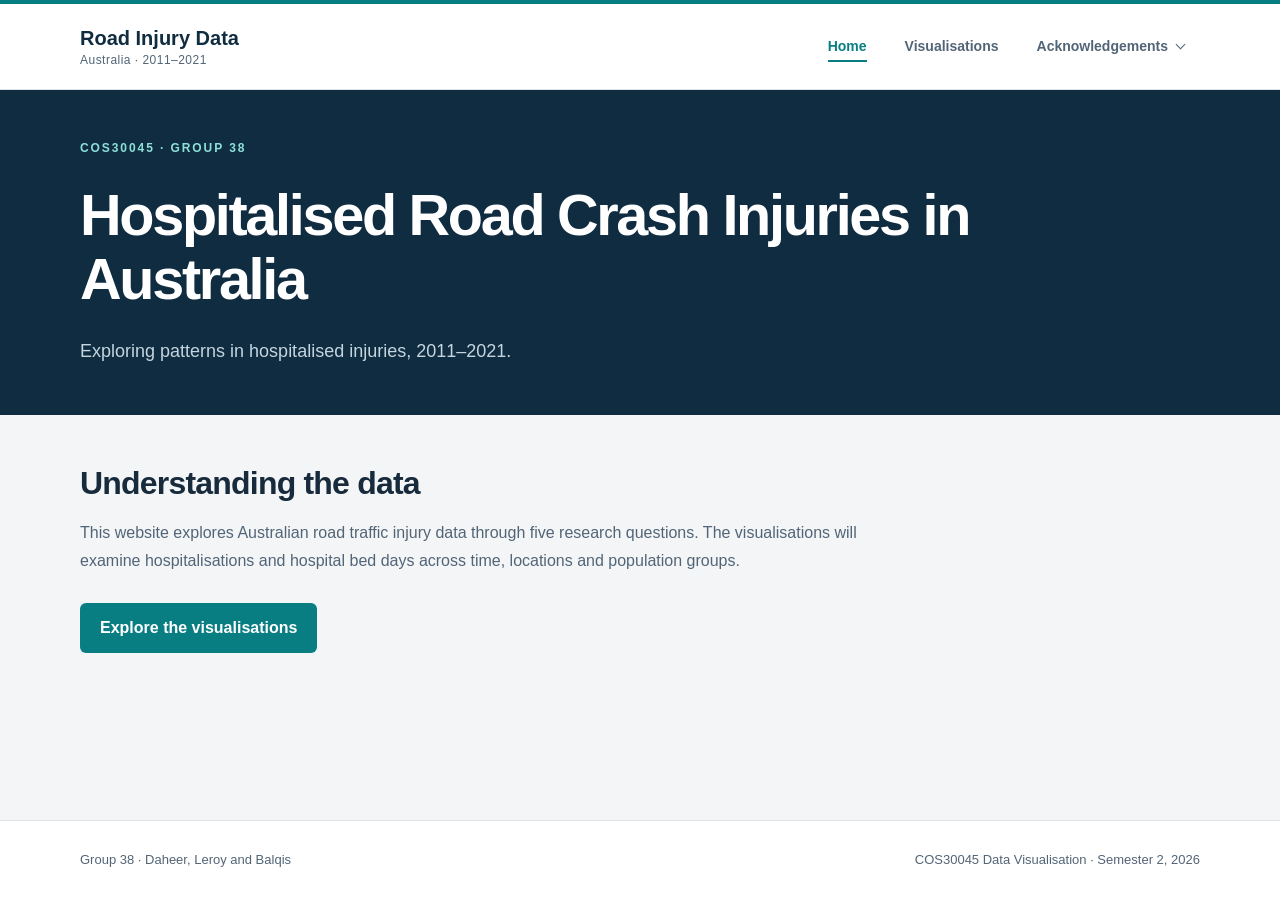
<file: index.html>
<!DOCTYPE html>
<html lang="en">
<head>
  <meta charset="UTF-8">
  <meta name="viewport" content="width=device-width, initial-scale=1.0">

  <title>Home | Road Injury Data</title>

  <link rel="stylesheet" href="style.css">
  <script src="navigation.js" defer></script>
</head>
<body>
  <a class="skip-link" href="#main-content">Skip to content</a>
  <header class="site-header">
    <div class="container nav-inner">
      <a class="site-name" href="index.html">Road Injury Data<span>Australia · 2011–2021</span></a>
      <nav aria-label="Main navigation">
        <a href="index.html" aria-current="page">Home</a>
        <a href="visualisations.html">Visualisations</a>
        <div class="nav-dropdown">
          <button class="nav-dropdown-toggle" type="button" aria-expanded="false" aria-controls="documentation-menu">Acknowledgements</button>
          <div id="documentation-menu" class="nav-dropdown-panel" hidden>
            <a href="acknowledgements.html">Acknowledgements</a>
            <a href="data-processing.html">Data processing</a>
          </div>
        </div>
      </nav>
    </div>
  </header>

  <main id="main-content">
    <div class="page-header">
      <div class="container">
        <p class="eyebrow">COS30045 · Group 38</p>
        <h1>Hospitalised Road Crash Injuries in Australia</h1>
        <p>Exploring patterns in hospitalised injuries, 2011–2021.</p>
      </div>
    </div>
    <div class="container page-content">
      <section aria-labelledby="intro-heading">
        <h2 id="intro-heading">Understanding the data</h2>
        <p>
          This website explores Australian road traffic injury data through
          five research questions. The visualisations will examine hospitalisations
          and hospital bed days across time, locations and population groups.
        </p>
        <a class="button-link" href="visualisations.html">Explore the visualisations</a>
      </section>
    </div>
  </main>

  <footer>
    <div class="container">
      <p>Group 38 · Daheer, Leroy and Balqis</p>
      <p>COS30045 Data Visualisation · Semester 2, 2026</p>
    </div>
  </footer>
</body>
</html>
</file>
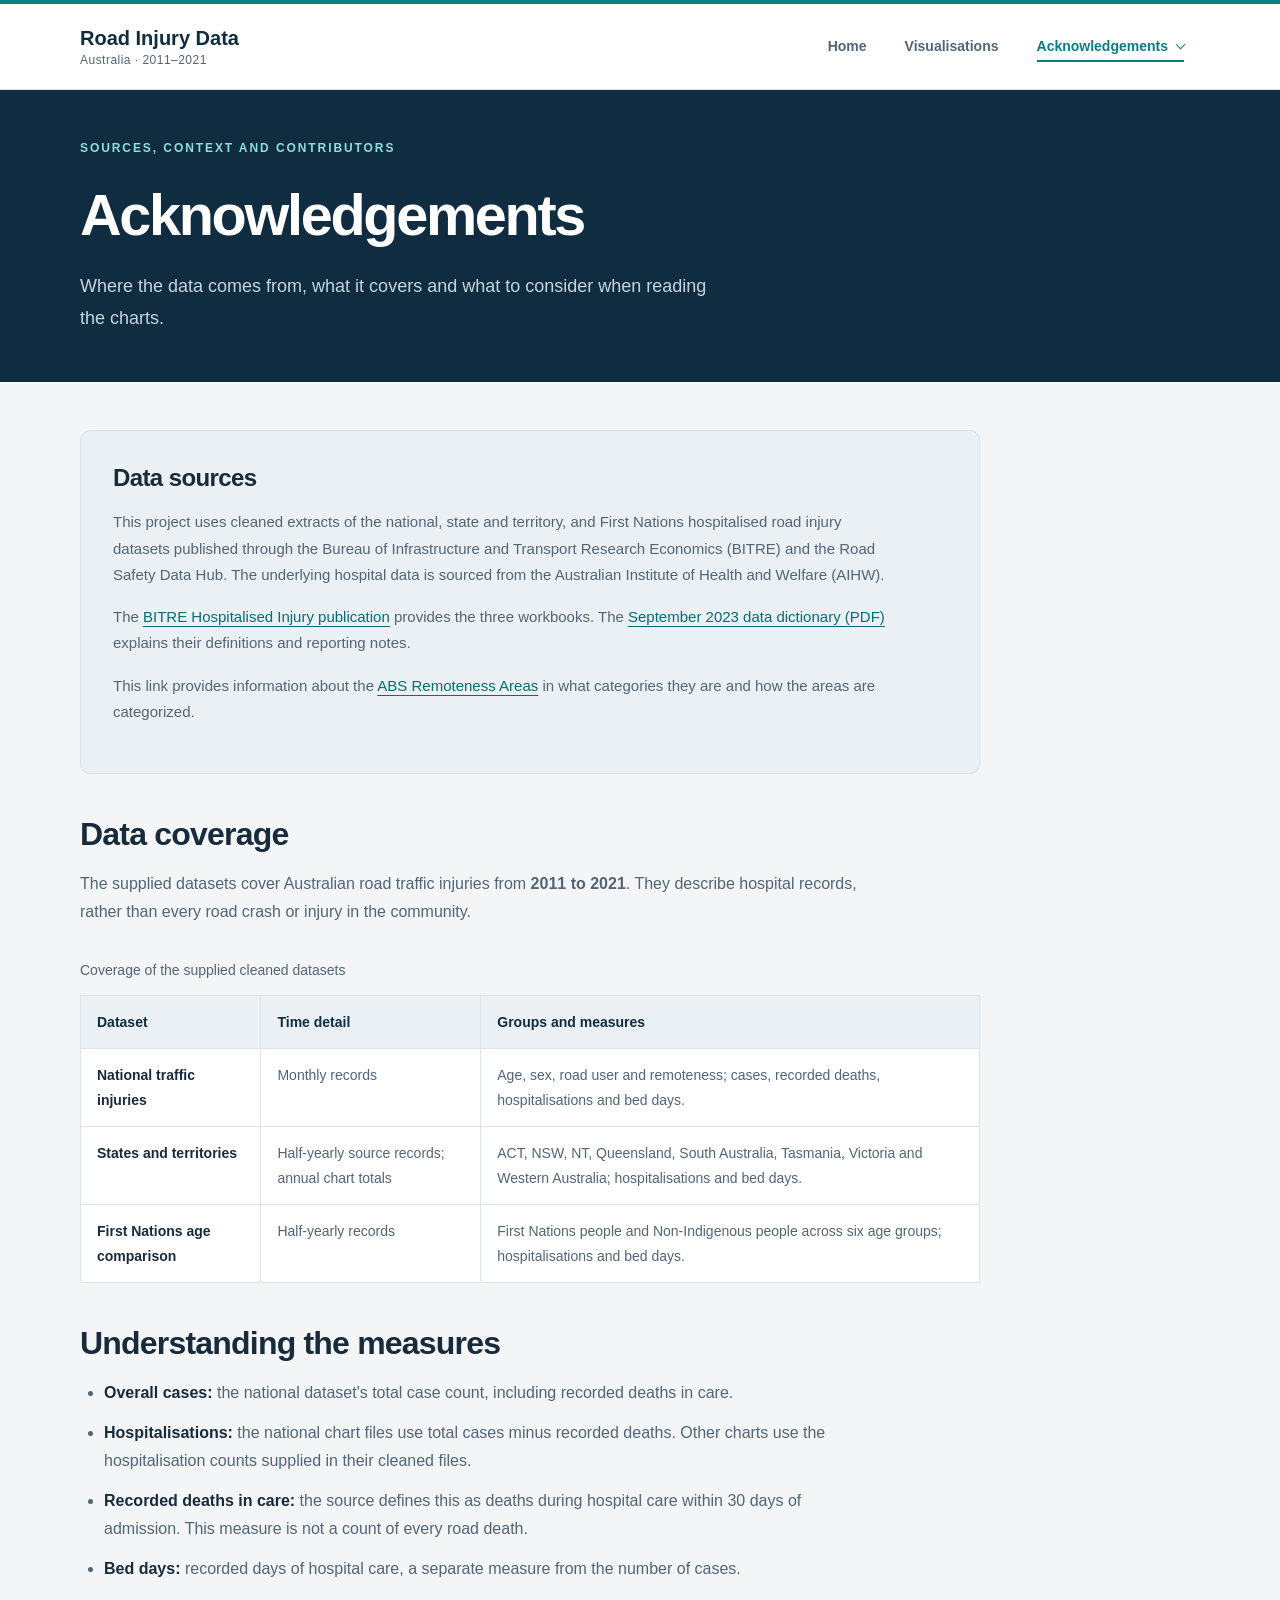
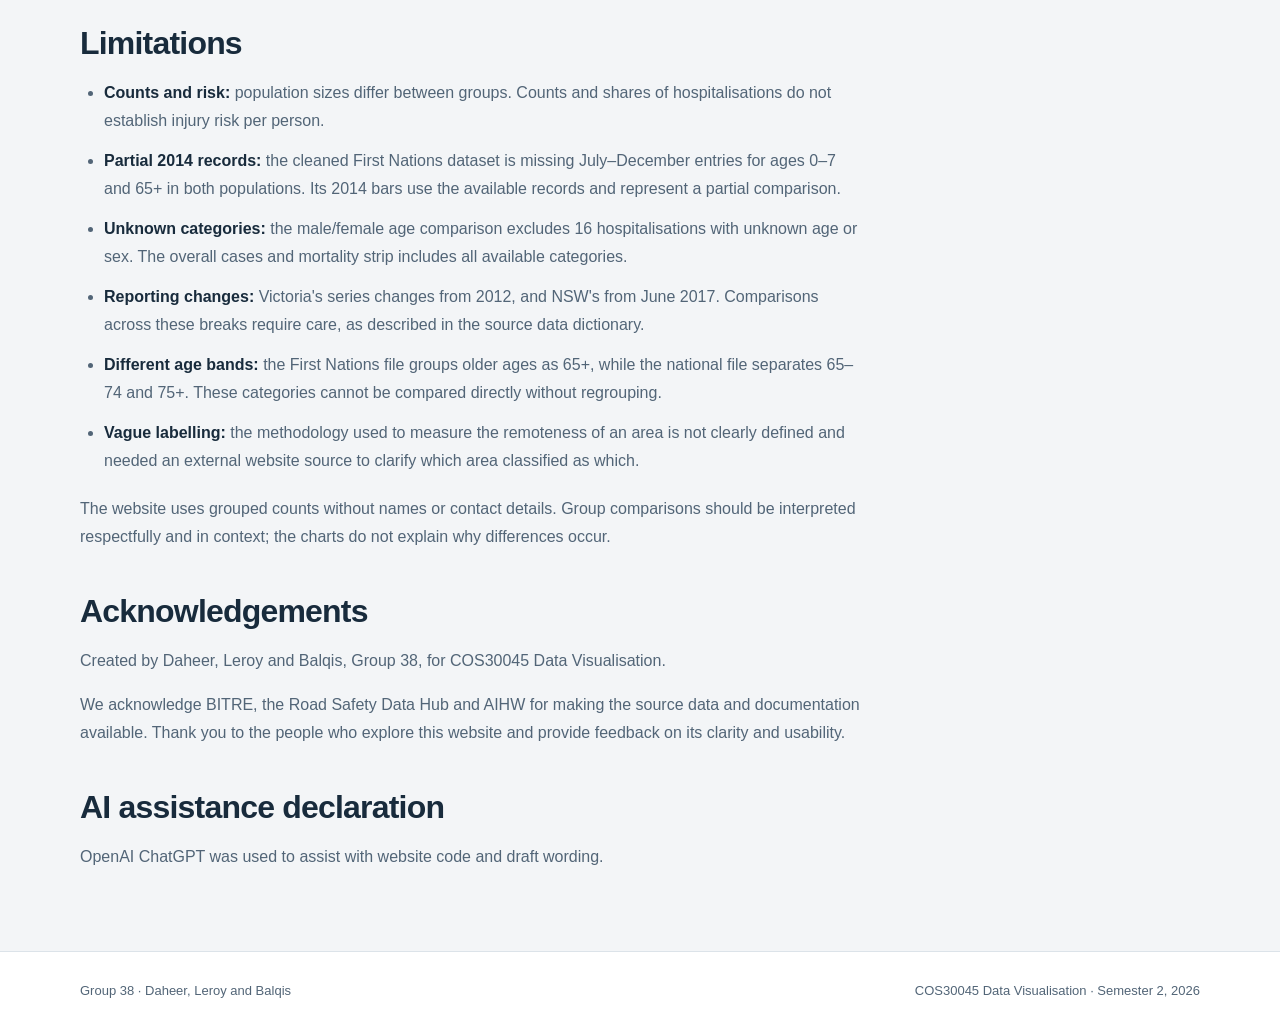
<file: acknowledgements.html>
<!DOCTYPE html>
<html lang="en">
<head>
  <meta charset="UTF-8">
  <meta name="viewport" content="width=device-width, initial-scale=1.0">
  <title>Acknowledgements | Road Injury Data</title>
  <link rel="stylesheet" href="style.css">
  <script src="navigation.js" defer></script>
</head>
<body>
  <a class="skip-link" href="#main-content">Skip to content</a>
  <header class="site-header">
    <div class="container nav-inner">
      <a class="site-name" href="index.html">Road Injury Data<span>Australia · 2011–2021</span></a>
      <nav aria-label="Main navigation">
        <a href="index.html">Home</a>
        <a href="visualisations.html">Visualisations</a>
        <div class="nav-dropdown">
          <button class="nav-dropdown-toggle" type="button" data-current-section="true" aria-expanded="false" aria-controls="documentation-menu">Acknowledgements</button>
          <div id="documentation-menu" class="nav-dropdown-panel" hidden>
            <a href="acknowledgements.html" aria-current="page">Acknowledgements</a>
            <a href="data-processing.html">Data processing</a>
          </div>
        </div>
      </nav>
    </div>
  </header>

  <main id="main-content">
    <div class="page-header documentation-header">
      <div class="container">
        <p class="eyebrow">Sources, context and contributors</p>
        <h1>Acknowledgements</h1>
        <p>Where the data comes from, what it covers and what to consider when reading the charts.</p>
      </div>
    </div>
    <div class="container page-content documentation-content">
      <section id="data" aria-labelledby="data-heading">
        <h2 id="data-heading">Data sources</h2>
        <p>
          This project uses cleaned extracts of the national, state and territory,
          and First Nations hospitalised road injury datasets published through the
          Bureau of Infrastructure and Transport Research Economics (BITRE) and
          the Road Safety Data Hub. The underlying hospital data is sourced from
          the Australian Institute of Health and Welfare (AIHW).
        </p>
        <p>
          The <a href="https://www.bitre.gov.au/resource/road-safety/hospitalised-injury">BITRE Hospitalised Injury publication</a>
          provides the three workbooks. The
          <a href="https://datahub.roadsafety.gov.au/sites/default/files/documents/Hospitalised%20Injury%20Data%20Dictionary%20September%202023.pdf">September 2023 data dictionary (PDF)</a>
          explains their definitions and reporting notes.
        </p>

        <p>This link provides information about the <a href="https://www.abs.gov.au/statistics/standards/australian-statistical-geography-standard-asgs/edition-3-july-2021-june-2026/remoteness-structure/remoteness-areas">ABS Remoteness Areas</a> in what categories they are and how the areas are categorized.</p>
      </section>

      <section id="coverage" aria-labelledby="coverage-heading">
        <h2 id="coverage-heading">Data coverage</h2>
        <p>
          The supplied datasets cover Australian road traffic injuries from
          <strong>2011 to 2021</strong>. They describe hospital records, rather
          than every road crash or injury in the community.
        </p>
        <div class="documentation-table-scroll" role="region" aria-label="Dataset coverage table" tabindex="0">
          <table class="documentation-table">
            <caption>Coverage of the supplied cleaned datasets</caption>
            <thead>
              <tr><th scope="col">Dataset</th><th scope="col">Time detail</th><th scope="col">Groups and measures</th></tr>
            </thead>
            <tbody>
              <tr><th scope="row">National traffic injuries</th><td>Monthly records</td><td>Age, sex, road user and remoteness; cases, recorded deaths, hospitalisations and bed days.</td></tr>
              <tr><th scope="row">States and territories</th><td>Half-yearly source records; annual chart totals</td><td>ACT, NSW, NT, Queensland, South Australia, Tasmania, Victoria and Western Australia; hospitalisations and bed days.</td></tr>
              <tr><th scope="row">First Nations age comparison</th><td>Half-yearly records</td><td>First Nations people and Non-Indigenous people across six age groups; hospitalisations and bed days.</td></tr>
            </tbody>
          </table>
        </div>
      </section>

      <section id="measures" aria-labelledby="measures-heading">
        <h2 id="measures-heading">Understanding the measures</h2>
        <ul class="documentation-list">
          <li><strong>Overall cases:</strong> the national dataset's total case count, including recorded deaths in care.</li>
          <li><strong>Hospitalisations:</strong> the national chart files use total cases minus recorded deaths. Other charts use the hospitalisation counts supplied in their cleaned files.</li>
          <li><strong>Recorded deaths in care:</strong> the source defines this as deaths during hospital care within 30 days of admission. This measure is not a count of every road death.</li>
          <li><strong>Bed days:</strong> recorded days of hospital care, a separate measure from the number of cases.</li>
        </ul>
      </section>

      <section id="limitations" aria-labelledby="limitations-heading">
        <h2 id="limitations-heading">Limitations</h2>
        <ul class="documentation-list">
          <li><strong>Counts and risk:</strong> population sizes differ between groups. Counts and shares of hospitalisations do not establish injury risk per person.</li>
          <li><strong>Partial 2014 records:</strong> the cleaned First Nations dataset is missing July–December entries for ages 0–7 and 65+ in both populations. Its 2014 bars use the available records and represent a partial comparison.</li>
          <li><strong>Unknown categories:</strong> the male/female age comparison excludes 16 hospitalisations with unknown age or sex. The overall cases and mortality strip includes all available categories.</li>
          <li><strong>Reporting changes:</strong> Victoria's series changes from 2012, and NSW's from June 2017. Comparisons across these breaks require care, as described in the source data dictionary.</li>
          <li><strong>Different age bands:</strong> the First Nations file groups older ages as 65+, while the national file separates 65–74 and 75+. These categories cannot be compared directly without regrouping.</li>
          <li><strong>Vague labelling:</strong> the methodology used to measure the remoteness of an area is not clearly defined and needed an external website source to clarify which area classified as which.</li>
        </ul>
        <p>
          The website uses grouped counts without names or contact details.
          Group comparisons should be interpreted respectfully and in context;
          the charts do not explain why differences occur.
        </p>
      </section>

      <section aria-labelledby="team-heading">
        <h2 id="team-heading">Acknowledgements</h2>
        <p>Created by Daheer, Leroy and Balqis, Group 38, for COS30045 Data Visualisation.</p>
        <p>
          We acknowledge BITRE, the Road Safety Data Hub and AIHW for making the
          source data and documentation available. Thank you to the people who
          explore this website and provide feedback on its clarity and usability.
        </p>
      </section>

      <section aria-labelledby="ai-heading">
        <h2 id="ai-heading">AI assistance declaration</h2>
        <p>OpenAI ChatGPT was used to assist with website code and draft wording.</p>
      </section>
    </div>
  </main>

  <footer>
    <div class="container">
      <p>Group 38 · Daheer, Leroy and Balqis</p>
      <p>COS30045 Data Visualisation · Semester 2, 2026</p>
    </div>
  </footer>
</body>
</html>
</file>
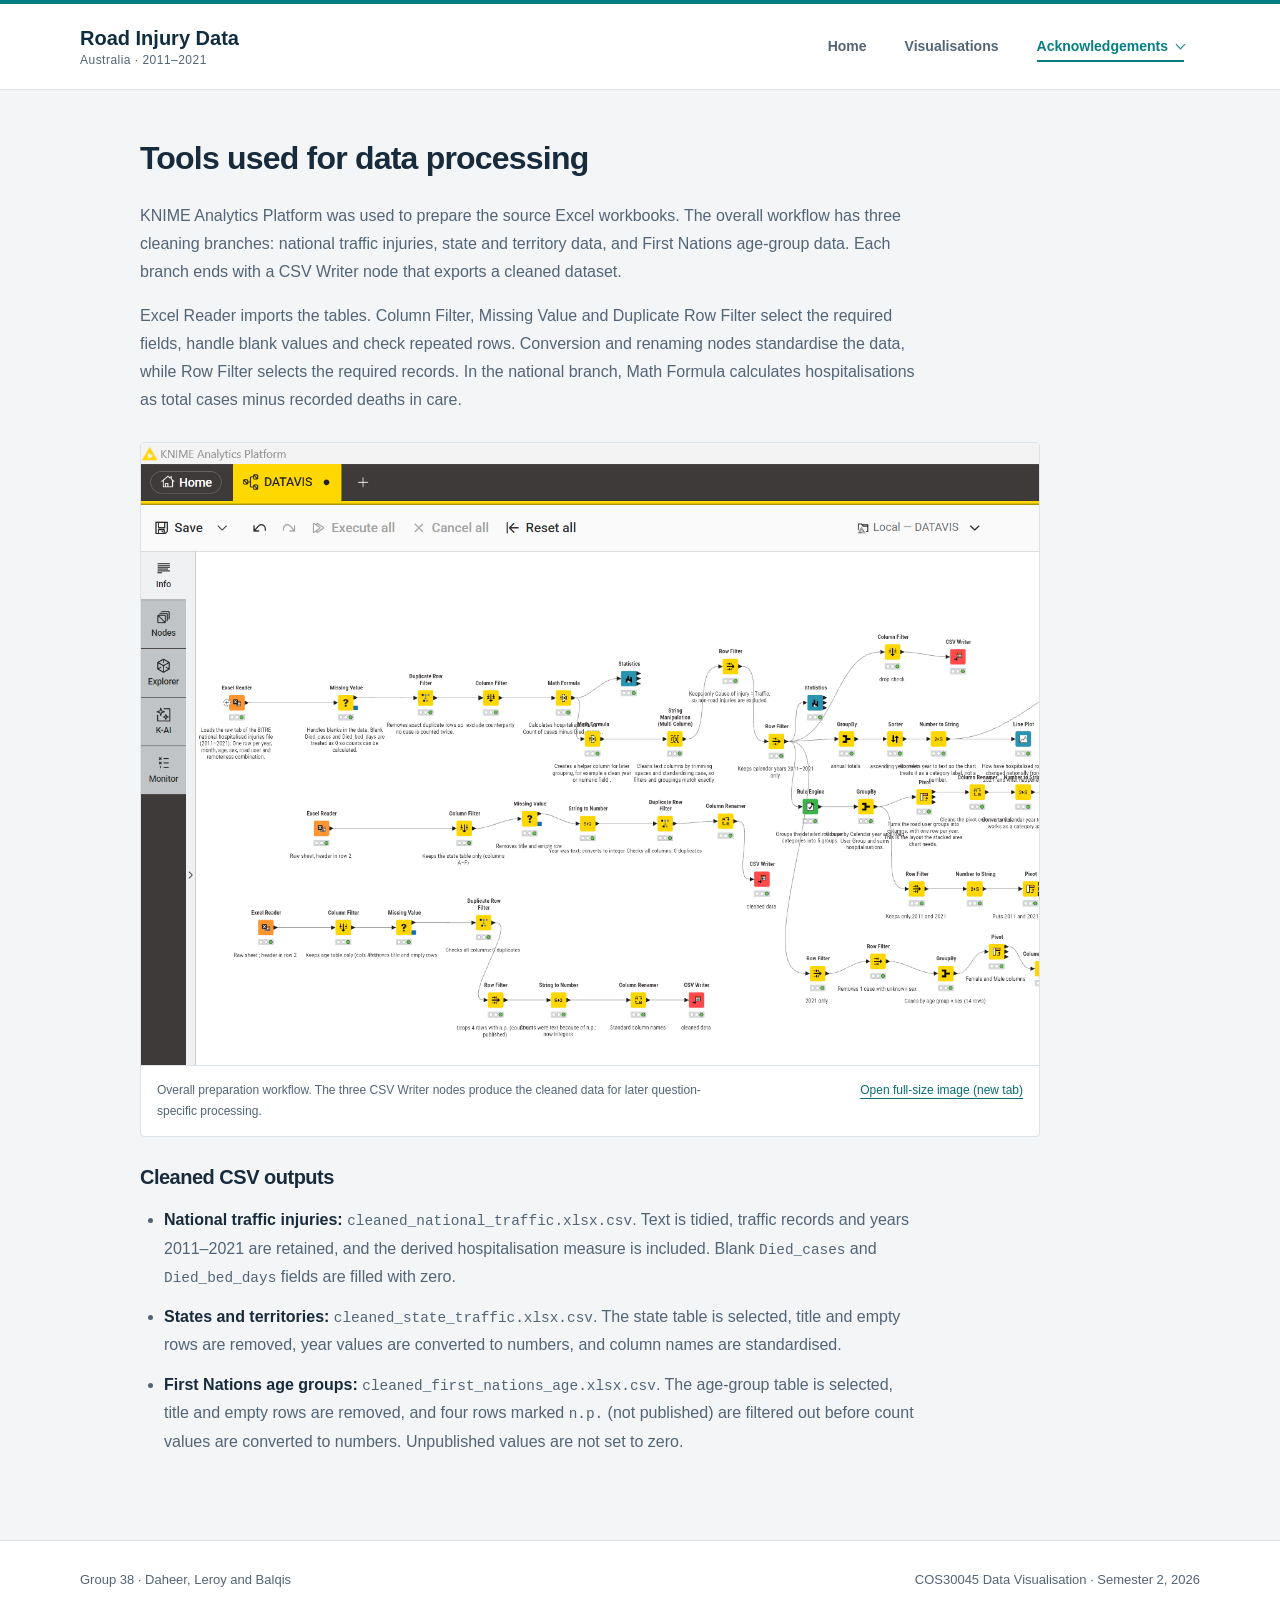
<file: data-processing.html>
<!DOCTYPE html>
<html lang="en">
<head>
  <meta charset="UTF-8">
  <meta name="viewport" content="width=device-width, initial-scale=1.0">
  <title>Data Processing | Road Injury Data</title>
  <link rel="stylesheet" href="style.css">
  <script src="navigation.js" defer></script>
</head>
<body>
  <a class="skip-link" href="#main-content">Skip to content</a>
  <header class="site-header">
    <div class="container nav-inner">
      <a class="site-name" href="index.html">Road Injury Data<span>Australia · 2011–2021</span></a>
      <nav aria-label="Main navigation">
        <a href="index.html">Home</a>
        <a href="visualisations.html">Visualisations</a>
        <div class="nav-dropdown">
          <button class="nav-dropdown-toggle" type="button" data-current-section="true" aria-expanded="false" aria-controls="documentation-menu">Acknowledgements</button>
          <div id="documentation-menu" class="nav-dropdown-panel" hidden>
            <a href="acknowledgements.html">Acknowledgements</a>
            <a href="data-processing.html" aria-current="page">Data processing</a>
          </div>
        </div>
      </nav>
    </div>
  </header>

  <main id="main-content">
    <div id="processing-content" class="container page-content documentation-content processing-content">
      <section class="processing-overview" aria-labelledby="processing-heading">
        <h1 id="processing-heading">Tools used for data processing</h1>
        <p>
          KNIME Analytics Platform was used to prepare the source Excel workbooks.
          The overall workflow has three cleaning branches: national traffic injuries,
          state and territory data, and First Nations age-group data. Each branch
          ends with a CSV Writer node that exports a cleaned dataset.
        </p>
        <p>
          Excel Reader imports the tables. Column Filter, Missing Value and
          Duplicate Row Filter select the required fields, handle blank values
          and check repeated rows. Conversion and renaming nodes standardise
          the data, while Row Filter selects the required records. In the national
          branch, Math Formula calculates hospitalisations as total cases minus
          recorded deaths in care.
        </p>

        <figure class="processing-figure">
          <a class="processing-image-link" href="images/processing/overall-process.png" target="_blank" rel="noopener">
            <img src="images/processing/overall-process.png"
              alt="KNIME workflow with three Excel Reader branches leading to national, state and First Nations CSV Writer outputs."
              width="1438" height="997" decoding="async">
          </a>
          <figcaption>
            <span>Overall preparation workflow. The three CSV Writer nodes produce the cleaned data for later question-specific processing.</span>
            <a href="images/processing/overall-process.png" target="_blank" rel="noopener">Open full-size image (new tab)</a>
          </figcaption>
        </figure>

        <h2 class="processing-output-heading">Cleaned CSV outputs</h2>
        <ul class="documentation-list processing-output-list">
          <li>
            <strong>National traffic injuries:</strong> <code>cleaned_national_traffic.xlsx.csv</code>.
            Text is tidied, traffic records and years 2011–2021 are retained,
            and the derived hospitalisation measure is included. Blank
            <code>Died_cases</code> and <code>Died_bed_days</code> fields are filled with zero.
          </li>
          <li>
            <strong>States and territories:</strong> <code>cleaned_state_traffic.xlsx.csv</code>.
            The state table is selected, title and empty rows are removed,
            year values are converted to numbers, and column names are standardised.
          </li>
          <li>
            <strong>First Nations age groups:</strong> <code>cleaned_first_nations_age.xlsx.csv</code>.
            The age-group table is selected, title and empty rows are removed,
            and four rows marked <code>n.p.</code> (not published) are filtered out
            before count values are converted to numbers. Unpublished values are not set to zero.
          </li>
        </ul>
      </section>
    </div>
  </main>

  <footer>
    <div class="container">
      <p>Group 38 · Daheer, Leroy and Balqis</p>
      <p>COS30045 Data Visualisation · Semester 2, 2026</p>
    </div>
  </footer>
</body>
</html>
</file>
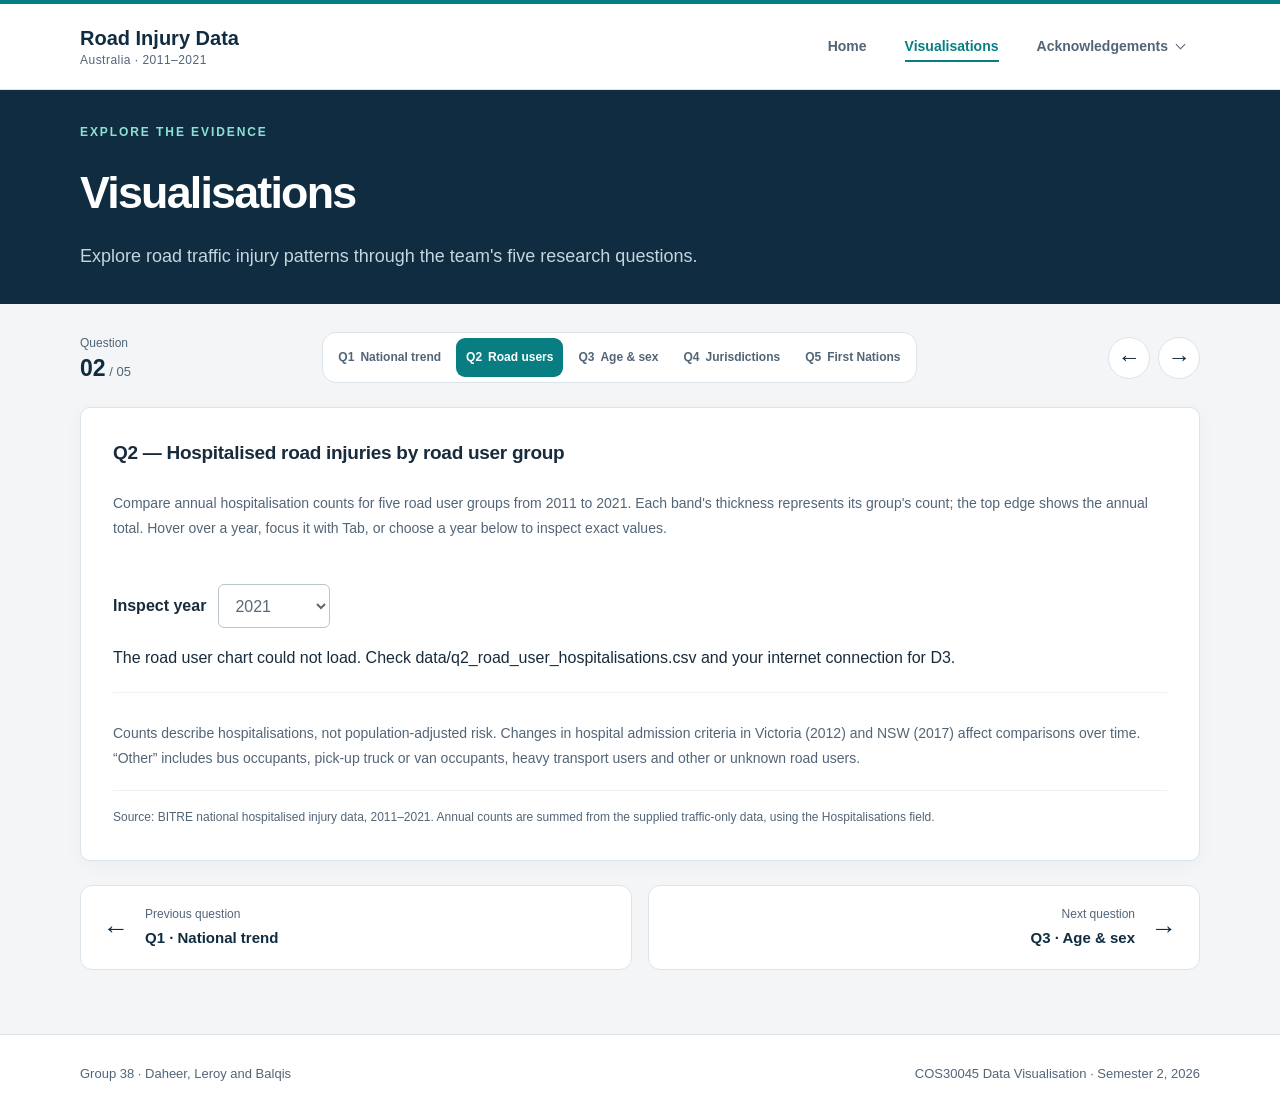
<file: visualisations-q2.html>
<!DOCTYPE html>
<html lang="en">
<head>
  <meta charset="UTF-8">
  <meta name="viewport" content="width=device-width, initial-scale=1.0">
  <title>Q2 Road users | Road Injury Data</title>
  <link rel="stylesheet" href="style.css">
  <link rel="stylesheet" href="question-pages.css">
  <script src="question-navigation.js"></script>
  <script src="navigation.js" defer></script>
  <script src="https://d3js.org/d3.v7.min.js" defer></script>
  <script src="q2-road-users.js" defer></script>
</head>
<body class="question-view">
  <a class="skip-link" href="#main-content">Skip to content</a>
  <header class="site-header">
    <div class="container nav-inner">
      <a class="site-name" href="index.html">Road Injury Data<span>Australia &#183; 2011&#8211;2021</span></a>
      <nav aria-label="Main navigation">
        <a href="index.html">Home</a>
        <a href="visualisations.html" aria-current="page">Visualisations</a>
        <div class="nav-dropdown">
          <button class="nav-dropdown-toggle" type="button" aria-expanded="false" aria-controls="documentation-menu">Acknowledgements</button>
          <div id="documentation-menu" class="nav-dropdown-panel" hidden>
            <a href="acknowledgements.html">Acknowledgements</a>
            <a href="data-processing.html">Data processing</a>
          </div>
        </div>
      </nav>
    </div>
  </header>

  <main id="main-content">
    <div class="page-header">
      <div class="container">
        <p class="eyebrow">Explore the evidence</p>
        <h1>Visualisations</h1>
        <p>Explore road traffic injury patterns through the team's five research questions.</p>
      </div>
    </div>
    <div class="container page-content">
      <div class="question-stage">
        <div class="question-toolbar">
          <p class="question-position">Question <strong>02<span> / 05</span></strong></p>
          <nav class="question-progress" aria-label="Research questions">
              <a href="visualisations.html" aria-label="Question 1: National trend"><span>Q1</span><span class="question-progress-label">National trend</span></a>
              <a href="visualisations-q2.html" aria-current="page" aria-label="Question 2: Road users"><span>Q2</span><span class="question-progress-label">Road users</span></a>
              <a href="visualisations-q3.html" aria-label="Question 3: Age and sex"><span>Q3</span><span class="question-progress-label">Age &amp; sex</span></a>
              <a href="visualisations-q4.html" aria-label="Question 4: Jurisdictions"><span>Q4</span><span class="question-progress-label">Jurisdictions</span></a>
              <a href="visualisations-q5.html" aria-label="Question 5: First Nations"><span>Q5</span><span class="question-progress-label">First Nations</span></a>
          </nav>
          <nav class="question-arrows" aria-label="Question navigation">
            <a class="question-arrow" href="visualisations.html" aria-label="Previous question: Q1 National trend">&#8592;</a>
            <a class="question-arrow" href="visualisations-q3.html" aria-label="Next question: Q3 Age and sex">&#8594;</a>
          </nav>
        </div>

        <article id="q2" class="chart-card" aria-labelledby="road-user-heading" tabindex="-1">
          <h3 id="road-user-heading">Q2 &#8212; Hospitalised road injuries by road user group</h3>
          <p class="chart-introduction">
            Compare annual hospitalisation counts for five road user groups from 2011 to 2021.
            Each band's thickness represents its group's count; the top edge shows the annual total.
            Hover over a year, focus it with Tab, or choose a year below to inspect exact values.
          </p>

          <ul id="q2-legend" class="q2-legend" aria-label="Road user groups"></ul>
          <div class="q2-controls">
            <label for="q2-year">Inspect year</label>
            <select id="q2-year" disabled><option value="2021">2021</option></select>
          </div>

          <div id="q2-road-users">
            <p class="chart-loading">Loading road user data&#8230;</p>
          </div>
          <p id="q2-selection" class="q2-selection" role="status"></p>

          <div id="q2-table-wrap" class="q2-table-wrap" hidden>
            <table class="q2-table">
              <caption id="q2-table-caption">Road user counts</caption>
              <thead>
                <tr><th scope="col">Road user group</th><th scope="col">Hospitalisations</th><th scope="col">Share of total</th><th scope="col">Change since 2011</th></tr>
              </thead>
              <tbody id="q2-table-body"></tbody>
              <tfoot><tr><th scope="row">Total</th><td id="q2-total"></td><td>100%</td><td id="q2-total-change"></td></tr></tfoot>
            </table>
          </div>

          <p id="q2-finding" class="chart-summary"></p>
          <p class="chart-note">
            Counts describe hospitalisations, not population-adjusted risk. Changes in hospital admission
            criteria in Victoria (2012) and NSW (2017) affect comparisons over time.
            &#8220;Other&#8221; includes bus occupants, pick-up truck or van occupants, heavy transport users and other or unknown road users.
          </p>
          <p class="chart-source">
            Source: BITRE national hospitalised injury data, 2011&#8211;2021.
            Annual counts are summed from the supplied traffic-only data, using the Hospitalisations field.
          </p>
        </article>

        <nav class="question-pager" aria-label="Continue through the research questions">
          <a class="question-page-link" href="visualisations.html"><span class="question-page-arrow" aria-hidden="true">&#8592;</span><span><small>Previous question</small><strong>Q1 &#183; National trend</strong></span></a>
          <a class="question-page-link question-page-next" href="visualisations-q3.html"><span class="question-page-arrow" aria-hidden="true">&#8594;</span><span><small>Next question</small><strong>Q3 &#183; Age &amp; sex</strong></span></a>
        </nav>
      </div>
    </div>
  </main>

  <footer>
    <div class="container">
      <p>Group 38 &#183; Daheer, Leroy and Balqis</p>
      <p>COS30045 Data Visualisation &#183; Semester 2, 2026</p>
    </div>
  </footer>
</body>
</html>
</file>
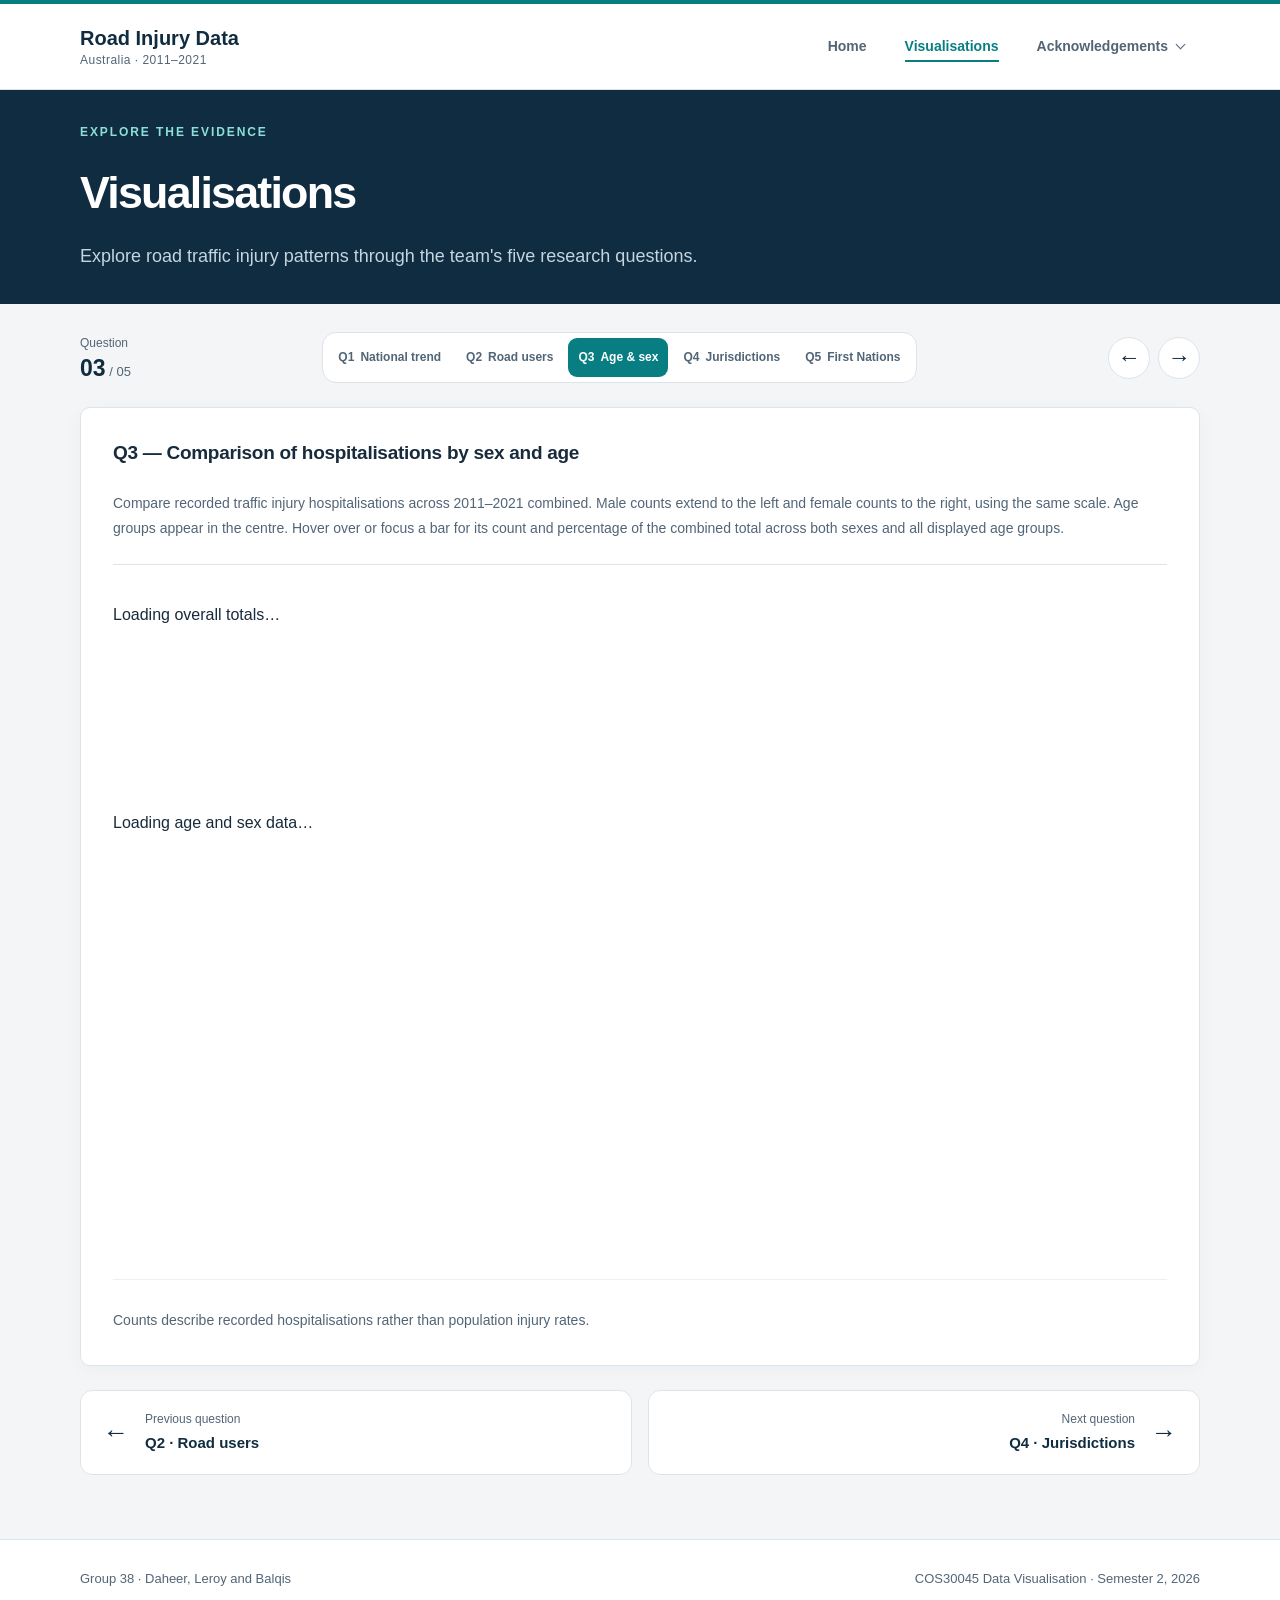
<file: visualisations-q3.html>
<!DOCTYPE html>
<html lang="en">
<head>
  <meta charset="UTF-8">
  <meta name="viewport" content="width=device-width, initial-scale=1.0">
  <title>Q3 Age &amp; sex | Road Injury Data</title>
  <link rel="stylesheet" href="style.css">
  <link rel="stylesheet" href="question-pages.css">
  <script src="question-navigation.js"></script>
  <script src="navigation.js" defer></script>
  <script src="https://d3js.org/d3.v7.min.js" defer></script>
  <script src="q3-butterfly.js" defer></script>
  <script src="q3-overview.js" defer></script>
</head>
<body class="question-view">
  <a class="skip-link" href="#main-content">Skip to content</a>
  <header class="site-header">
    <div class="container nav-inner">
      <a class="site-name" href="index.html">Road Injury Data<span>Australia &#183; 2011&#8211;2021</span></a>
      <nav aria-label="Main navigation">
        <a href="index.html">Home</a>
        <a href="visualisations.html" aria-current="page">Visualisations</a>
        <div class="nav-dropdown">
          <button class="nav-dropdown-toggle" type="button" aria-expanded="false" aria-controls="documentation-menu">Acknowledgements</button>
          <div id="documentation-menu" class="nav-dropdown-panel" hidden>
            <a href="acknowledgements.html">Acknowledgements</a>
            <a href="data-processing.html">Data processing</a>
          </div>
        </div>
      </nav>
    </div>
  </header>

  <main id="main-content">
    <div class="page-header">
      <div class="container">
        <p class="eyebrow">Explore the evidence</p>
        <h1>Visualisations</h1>
        <p>Explore road traffic injury patterns through the team's five research questions.</p>
      </div>
    </div>
    <div class="container page-content">
      <div class="question-stage">
        <div class="question-toolbar">
          <p class="question-position">Question <strong>03<span> / 05</span></strong></p>
          <nav class="question-progress" aria-label="Research questions">
              <a href="visualisations.html" aria-label="Question 1: National trend"><span>Q1</span><span class="question-progress-label">National trend</span></a>
              <a href="visualisations-q2.html" aria-label="Question 2: Road users"><span>Q2</span><span class="question-progress-label">Road users</span></a>
              <a href="visualisations-q3.html" aria-current="page" aria-label="Question 3: Age and sex"><span>Q3</span><span class="question-progress-label">Age &amp; sex</span></a>
              <a href="visualisations-q4.html" aria-label="Question 4: Jurisdictions"><span>Q4</span><span class="question-progress-label">Jurisdictions</span></a>
              <a href="visualisations-q5.html" aria-label="Question 5: First Nations"><span>Q5</span><span class="question-progress-label">First Nations</span></a>
          </nav>
          <nav class="question-arrows" aria-label="Question navigation">
            <a class="question-arrow" href="visualisations-q2.html" aria-label="Previous question: Q2 Road users">&#8592;</a>
            <a class="question-arrow" href="visualisations-q4.html" aria-label="Next question: Q4 Jurisdictions">&#8594;</a>
          </nav>
        </div>

        <article id="q3" class="chart-card" aria-labelledby="sex-age-heading" tabindex="-1">
          <h3 id="sex-age-heading">Q3 &#8212; Comparison of hospitalisations by sex and age</h3>
          <p class="chart-introduction">
            Compare recorded traffic injury hospitalisations across 2011–2021 combined.
            Male counts extend to the left and female counts to the right, using the same scale.
            Age groups appear in the centre. Hover over or focus a bar for its count
            and percentage of the combined total across both sexes and all displayed age groups.
          </p>
          <div class="sex-overview" role="group" aria-labelledby="sex-overview-heading">
            <div id="sex-overview-chart" class="sex-overview-chart">
              <p class="chart-loading">Loading overall totals…</p>
              <div id="sex-overview-tooltip" class="chart-tooltip" role="tooltip" hidden></div>
            </div>
          </div>
          <div id="sex-age-chart" class="butterfly-chart">
            <p class="chart-loading">Loading age and sex data…</p>
            <div id="sex-age-tooltip" class="chart-tooltip" role="tooltip" hidden></div>
          </div>
          <p id="sex-age-summary" class="chart-summary" role="status"></p>
          <p id="sex-age-note" class="chart-note">
            Counts describe recorded hospitalisations rather than population injury rates.
          </p>
        </article>

        <nav class="question-pager" aria-label="Continue through the research questions">
          <a class="question-page-link" href="visualisations-q2.html"><span class="question-page-arrow" aria-hidden="true">&#8592;</span><span><small>Previous question</small><strong>Q2 &#183; Road users</strong></span></a>
          <a class="question-page-link question-page-next" href="visualisations-q4.html"><span class="question-page-arrow" aria-hidden="true">&#8594;</span><span><small>Next question</small><strong>Q4 &#183; Jurisdictions</strong></span></a>
        </nav>
      </div>
    </div>
  </main>

  <footer>
    <div class="container">
      <p>Group 38 &#183; Daheer, Leroy and Balqis</p>
      <p>COS30045 Data Visualisation &#183; Semester 2, 2026</p>
    </div>
  </footer>
</body>
</html>
</file>
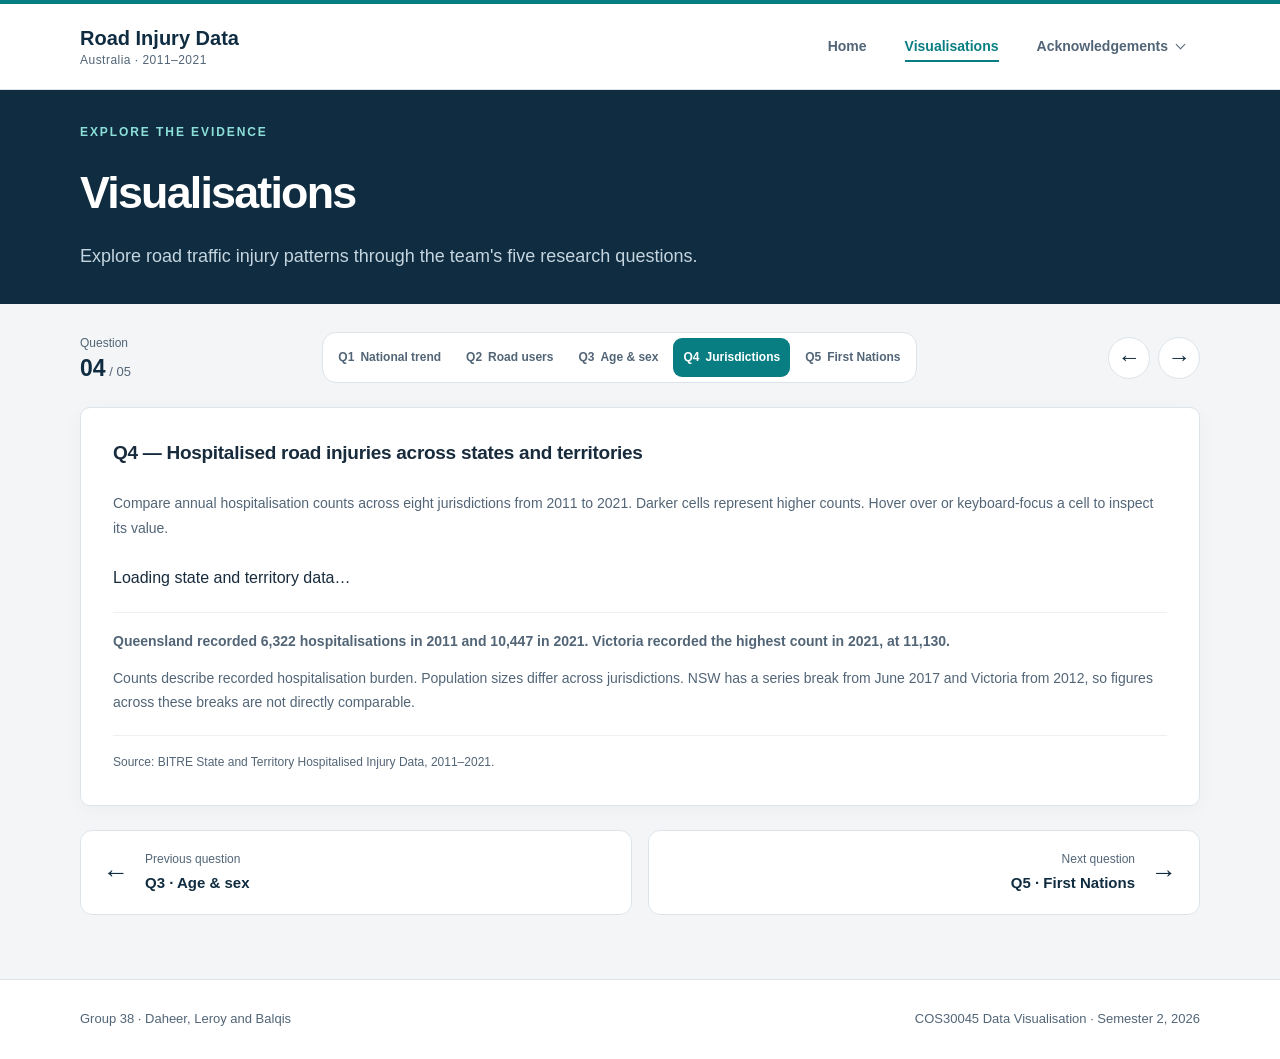
<file: visualisations-q4.html>
<!DOCTYPE html>
<html lang="en">
<head>
  <meta charset="UTF-8">
  <meta name="viewport" content="width=device-width, initial-scale=1.0">
  <title>Q4 Jurisdictions | Road Injury Data</title>
  <link rel="stylesheet" href="style.css">
  <link rel="stylesheet" href="question-pages.css">
  <script src="question-navigation.js"></script>
  <script src="navigation.js" defer></script>
  <script src="https://d3js.org/d3.v7.min.js" defer></script>
  <script src="q4-state-heatmap.js" defer></script>
</head>
<body class="question-view">
  <a class="skip-link" href="#main-content">Skip to content</a>
  <header class="site-header">
    <div class="container nav-inner">
      <a class="site-name" href="index.html">Road Injury Data<span>Australia &#183; 2011&#8211;2021</span></a>
      <nav aria-label="Main navigation">
        <a href="index.html">Home</a>
        <a href="visualisations.html" aria-current="page">Visualisations</a>
        <div class="nav-dropdown">
          <button class="nav-dropdown-toggle" type="button" aria-expanded="false" aria-controls="documentation-menu">Acknowledgements</button>
          <div id="documentation-menu" class="nav-dropdown-panel" hidden>
            <a href="acknowledgements.html">Acknowledgements</a>
            <a href="data-processing.html">Data processing</a>
          </div>
        </div>
      </nav>
    </div>
  </header>

  <main id="main-content">
    <div class="page-header">
      <div class="container">
        <p class="eyebrow">Explore the evidence</p>
        <h1>Visualisations</h1>
        <p>Explore road traffic injury patterns through the team's five research questions.</p>
      </div>
    </div>
    <div class="container page-content">
      <div class="question-stage">
        <div class="question-toolbar">
          <p class="question-position">Question <strong>04<span> / 05</span></strong></p>
          <nav class="question-progress" aria-label="Research questions">
              <a href="visualisations.html" aria-label="Question 1: National trend"><span>Q1</span><span class="question-progress-label">National trend</span></a>
              <a href="visualisations-q2.html" aria-label="Question 2: Road users"><span>Q2</span><span class="question-progress-label">Road users</span></a>
              <a href="visualisations-q3.html" aria-label="Question 3: Age and sex"><span>Q3</span><span class="question-progress-label">Age &amp; sex</span></a>
              <a href="visualisations-q4.html" aria-current="page" aria-label="Question 4: Jurisdictions"><span>Q4</span><span class="question-progress-label">Jurisdictions</span></a>
              <a href="visualisations-q5.html" aria-label="Question 5: First Nations"><span>Q5</span><span class="question-progress-label">First Nations</span></a>
          </nav>
          <nav class="question-arrows" aria-label="Question navigation">
            <a class="question-arrow" href="visualisations-q3.html" aria-label="Previous question: Q3 Age and sex">&#8592;</a>
            <a class="question-arrow" href="visualisations-q5.html" aria-label="Next question: Q5 First Nations">&#8594;</a>
          </nav>
        </div>

        <article id="q4" class="chart-card" aria-labelledby="state-chart-heading" tabindex="-1">
      <h3 id="state-chart-heading">
        Q4 &#8212; Hospitalised road injuries across states and territories
      </h3>

      <p class="chart-introduction">
        Compare annual hospitalisation counts across eight jurisdictions
        from 2011 to 2021. Darker cells represent higher counts.
        Hover over or keyboard-focus a cell to inspect its value.
      </p>

      <div id="state-heatmap">
        <p class="chart-loading">Loading state and territory data&#8230;</p>
      </div>

      <p class="chart-summary">
        Queensland recorded 6,322 hospitalisations in 2011 and 10,447
        in 2021. Victoria recorded the highest count in 2021, at 11,130.
      </p>

      <p class="chart-note">
        Counts describe recorded hospitalisation burden. Population sizes
        differ across jurisdictions. NSW has a series break from June 2017
        and Victoria from 2012, so figures across these breaks are not
        directly comparable.
      </p>

      <p class="chart-source">
        Source: BITRE State and Territory Hospitalised Injury Data,
        2011&#8211;2021.
      </p>
    </article>

        <nav class="question-pager" aria-label="Continue through the research questions">
          <a class="question-page-link" href="visualisations-q3.html"><span class="question-page-arrow" aria-hidden="true">&#8592;</span><span><small>Previous question</small><strong>Q3 &#183; Age &amp; sex</strong></span></a>
          <a class="question-page-link question-page-next" href="visualisations-q5.html"><span class="question-page-arrow" aria-hidden="true">&#8594;</span><span><small>Next question</small><strong>Q5 &#183; First Nations</strong></span></a>
        </nav>
      </div>
    </div>
  </main>

  <footer>
    <div class="container">
      <p>Group 38 &#183; Daheer, Leroy and Balqis</p>
      <p>COS30045 Data Visualisation &#183; Semester 2, 2026</p>
    </div>
  </footer>
</body>
</html>
</file>
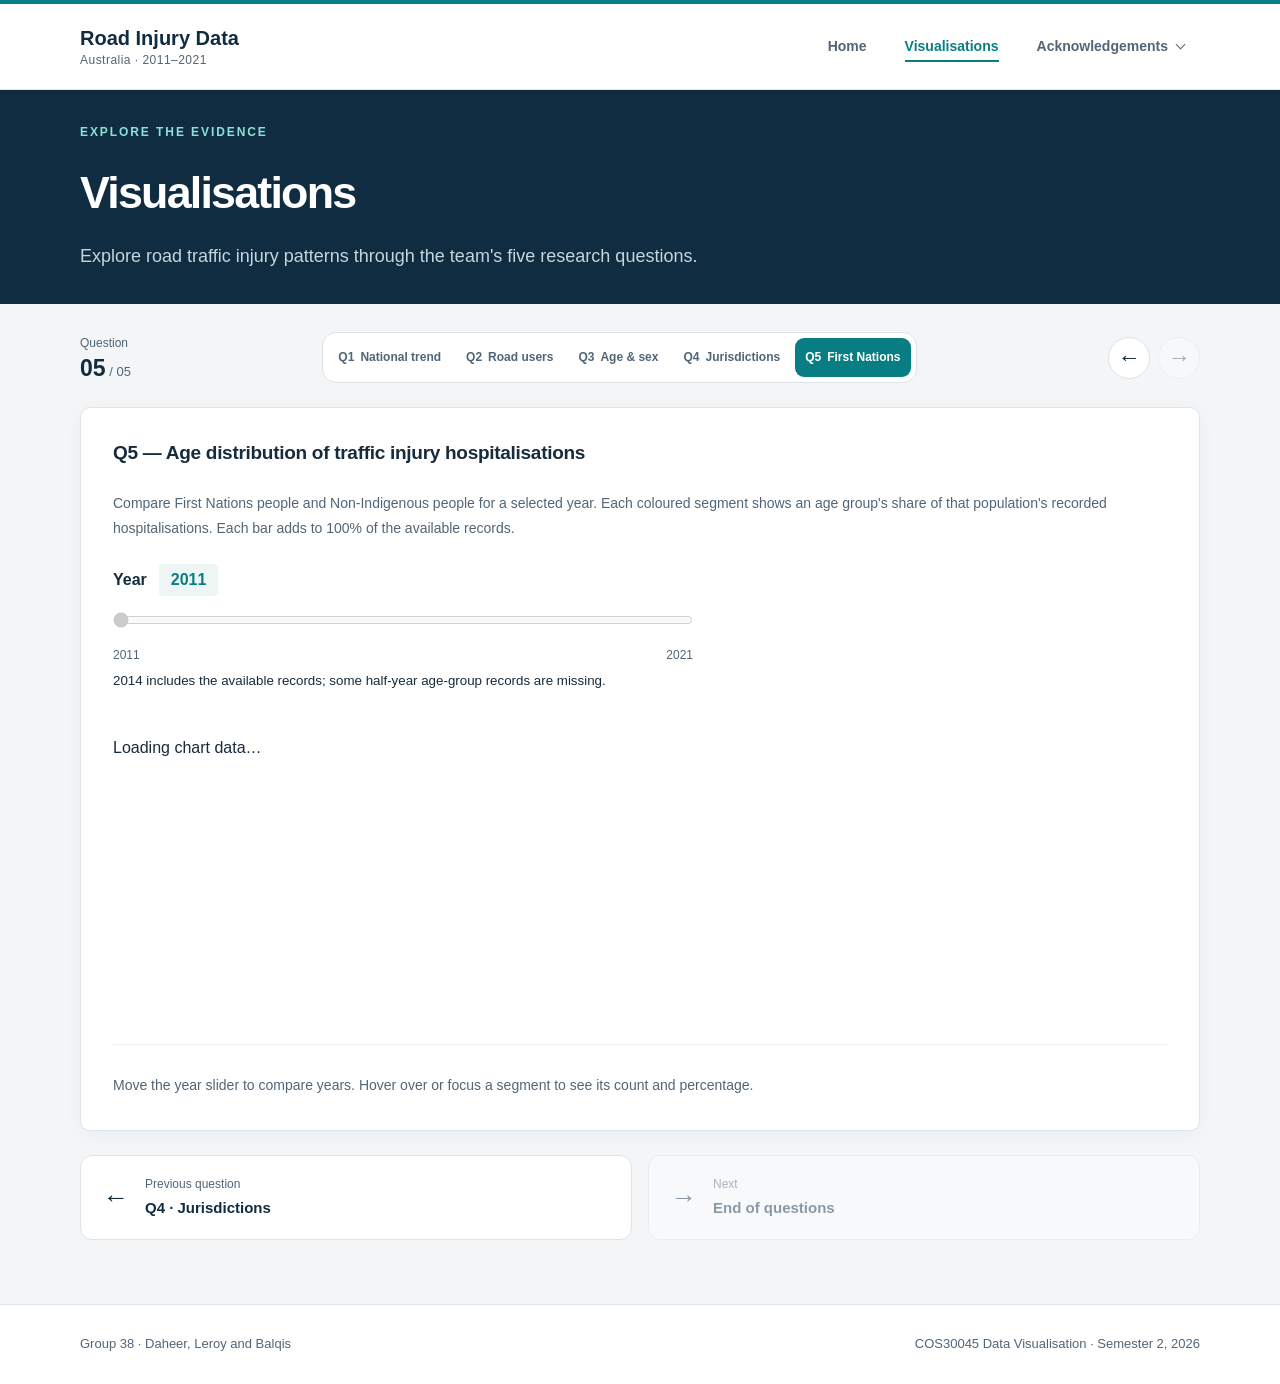
<file: visualisations-q5.html>
<!DOCTYPE html>
<html lang="en">
<head>
  <meta charset="UTF-8">
  <meta name="viewport" content="width=device-width, initial-scale=1.0">
  <title>Q5 First Nations | Road Injury Data</title>
  <link rel="stylesheet" href="style.css">
  <link rel="stylesheet" href="question-pages.css">
  <script src="question-navigation.js"></script>
  <script src="navigation.js" defer></script>
  <script src="https://d3js.org/d3.v7.min.js" defer></script>
  <script src="first-nations-age.js" defer></script>
</head>
<body class="question-view">
  <a class="skip-link" href="#main-content">Skip to content</a>
  <header class="site-header">
    <div class="container nav-inner">
      <a class="site-name" href="index.html">Road Injury Data<span>Australia &#183; 2011&#8211;2021</span></a>
      <nav aria-label="Main navigation">
        <a href="index.html">Home</a>
        <a href="visualisations.html" aria-current="page">Visualisations</a>
        <div class="nav-dropdown">
          <button class="nav-dropdown-toggle" type="button" aria-expanded="false" aria-controls="documentation-menu">Acknowledgements</button>
          <div id="documentation-menu" class="nav-dropdown-panel" hidden>
            <a href="acknowledgements.html">Acknowledgements</a>
            <a href="data-processing.html">Data processing</a>
          </div>
        </div>
      </nav>
    </div>
  </header>

  <main id="main-content">
    <div class="page-header">
      <div class="container">
        <p class="eyebrow">Explore the evidence</p>
        <h1>Visualisations</h1>
        <p>Explore road traffic injury patterns through the team's five research questions.</p>
      </div>
    </div>
    <div class="container page-content">
      <div class="question-stage">
        <div class="question-toolbar">
          <p class="question-position">Question <strong>05<span> / 05</span></strong></p>
          <nav class="question-progress" aria-label="Research questions">
              <a href="visualisations.html" aria-label="Question 1: National trend"><span>Q1</span><span class="question-progress-label">National trend</span></a>
              <a href="visualisations-q2.html" aria-label="Question 2: Road users"><span>Q2</span><span class="question-progress-label">Road users</span></a>
              <a href="visualisations-q3.html" aria-label="Question 3: Age and sex"><span>Q3</span><span class="question-progress-label">Age &amp; sex</span></a>
              <a href="visualisations-q4.html" aria-label="Question 4: Jurisdictions"><span>Q4</span><span class="question-progress-label">Jurisdictions</span></a>
              <a href="visualisations-q5.html" aria-current="page" aria-label="Question 5: First Nations"><span>Q5</span><span class="question-progress-label">First Nations</span></a>
          </nav>
          <nav class="question-arrows" aria-label="Question navigation">
            <a class="question-arrow" href="visualisations-q4.html" aria-label="Previous question: Q4 Jurisdictions">&#8592;</a>
            <span class="question-arrow is-disabled" aria-hidden="true">&#8594;</span>
          </nav>
        </div>

        <article id="q5" class="chart-card" aria-labelledby="age-chart-heading" tabindex="-1">
          <h3 id="age-chart-heading">Q5 &#8212; Age distribution of traffic injury hospitalisations</h3>
          <p class="chart-introduction">
            Compare First Nations people and Non-Indigenous people for a selected year.
            Each coloured segment shows an age group's share of that population's
            recorded hospitalisations. Each bar adds to 100% of the available records.
          </p>

          <div class="year-control">
            <label for="age-year">Year <output id="age-year-value" for="age-year">2011</output></label>
            <input id="age-year" type="range" min="0" max="10" step="1" value="0" disabled>
            <div class="year-endpoints"><span>2011</span><span>2021</span></div>
            <small>2014 includes the available records; some half-year age-group records are missing.</small>
          </div>

          <ul id="age-legend" class="age-legend" aria-label="Age groups"></ul>
          <div id="age-chart" class="stacked-chart">
            <p class="chart-loading">Loading chart data&#8230;</p>
            <div id="age-tooltip" class="chart-tooltip" role="tooltip" hidden></div>
          </div>
          <p id="age-chart-summary" class="chart-summary" role="status"></p>
          <p id="age-chart-note" class="chart-note">
            Move the year slider to compare years. Hover over or focus a segment to see its count and percentage.
          </p>
        </article>

        <nav class="question-pager" aria-label="Continue through the research questions">
          <a class="question-page-link" href="visualisations-q4.html"><span class="question-page-arrow" aria-hidden="true">&#8592;</span><span><small>Previous question</small><strong>Q4 &#183; Jurisdictions</strong></span></a>
          <span class="question-page-link is-disabled"><span class="question-page-arrow" aria-hidden="true">&#8594;</span><span><small>Next</small><strong>End of questions</strong></span></span>
        </nav>
      </div>
    </div>
  </main>

  <footer>
    <div class="container">
      <p>Group 38 &#183; Daheer, Leroy and Balqis</p>
      <p>COS30045 Data Visualisation &#183; Semester 2, 2026</p>
    </div>
  </footer>
</body>
</html>
</file>
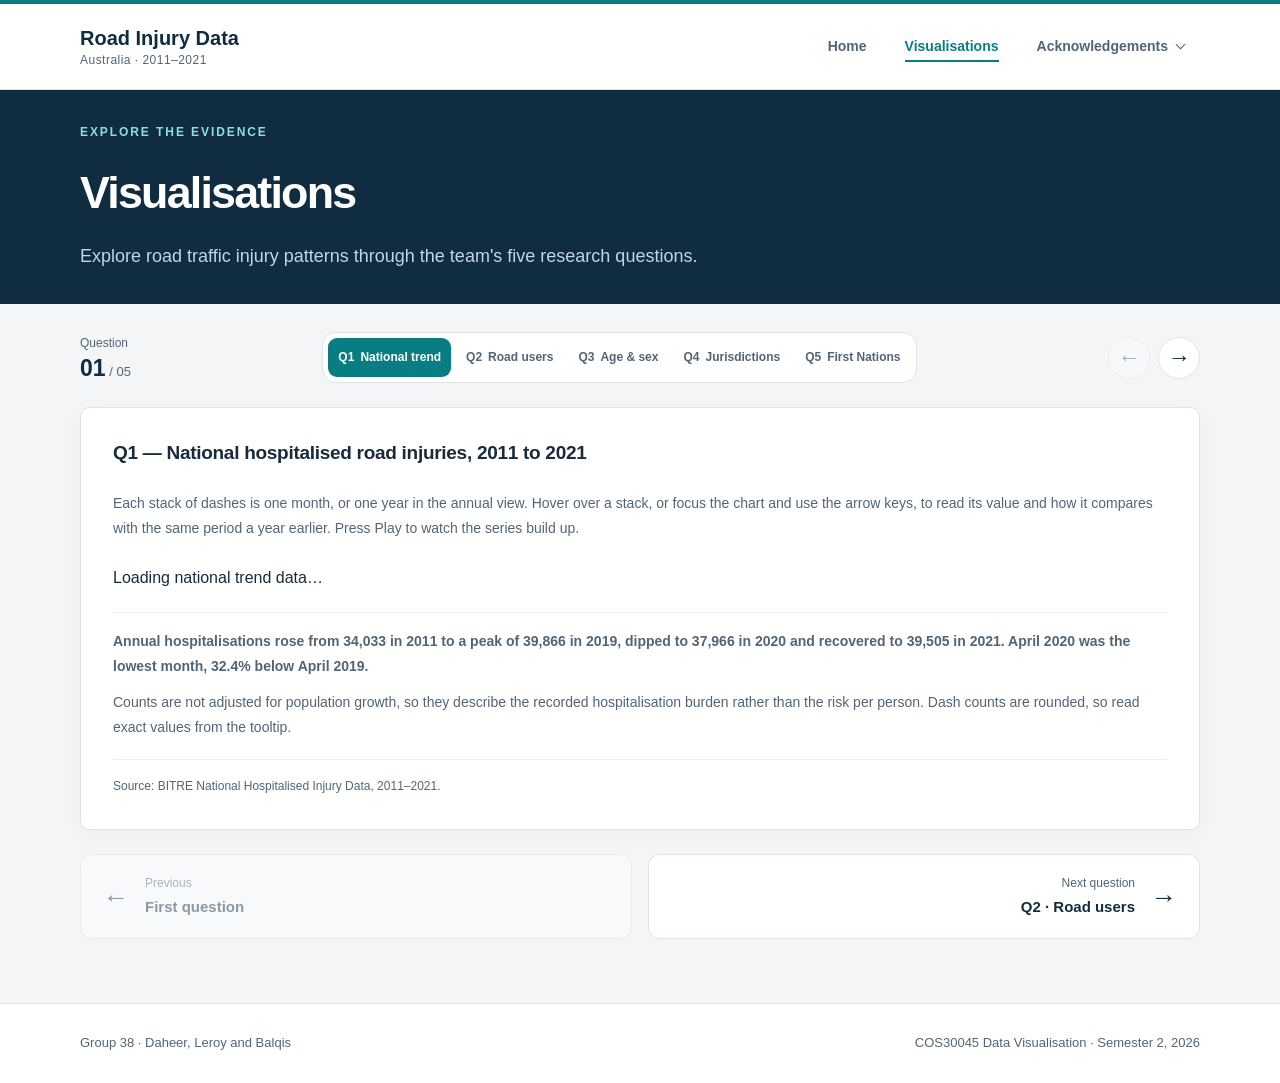
<file: visualisations.html>
<!DOCTYPE html>
<html lang="en">
<head>
  <meta charset="UTF-8">
  <meta name="viewport" content="width=device-width, initial-scale=1.0">
  <title>Q1 National trend | Road Injury Data</title>
  <link rel="stylesheet" href="style.css">
  <link rel="stylesheet" href="question-pages.css">
  <script src="question-navigation.js"></script>
  <script src="navigation.js" defer></script>
  <script src="https://d3js.org/d3.v7.min.js" defer></script>
  <script src="q1-national-trend.js" defer></script>
</head>
<body class="question-view">
  <a class="skip-link" href="#main-content">Skip to content</a>
  <header class="site-header">
    <div class="container nav-inner">
      <a class="site-name" href="index.html">Road Injury Data<span>Australia &#183; 2011&#8211;2021</span></a>
      <nav aria-label="Main navigation">
        <a href="index.html">Home</a>
        <a href="visualisations.html" aria-current="page">Visualisations</a>
        <div class="nav-dropdown">
          <button class="nav-dropdown-toggle" type="button" aria-expanded="false" aria-controls="documentation-menu">Acknowledgements</button>
          <div id="documentation-menu" class="nav-dropdown-panel" hidden>
            <a href="acknowledgements.html">Acknowledgements</a>
            <a href="data-processing.html">Data processing</a>
          </div>
        </div>
      </nav>
    </div>
  </header>

  <main id="main-content">
    <div class="page-header">
      <div class="container">
        <p class="eyebrow">Explore the evidence</p>
        <h1>Visualisations</h1>
        <p>Explore road traffic injury patterns through the team's five research questions.</p>
      </div>
    </div>
    <div class="container page-content">
      <div class="question-stage">
        <div class="question-toolbar">
          <p class="question-position">Question <strong>01<span> / 05</span></strong></p>
          <nav class="question-progress" aria-label="Research questions">
              <a href="visualisations.html" aria-current="page" aria-label="Question 1: National trend"><span>Q1</span><span class="question-progress-label">National trend</span></a>
              <a href="visualisations-q2.html" aria-label="Question 2: Road users"><span>Q2</span><span class="question-progress-label">Road users</span></a>
              <a href="visualisations-q3.html" aria-label="Question 3: Age and sex"><span>Q3</span><span class="question-progress-label">Age &amp; sex</span></a>
              <a href="visualisations-q4.html" aria-label="Question 4: Jurisdictions"><span>Q4</span><span class="question-progress-label">Jurisdictions</span></a>
              <a href="visualisations-q5.html" aria-label="Question 5: First Nations"><span>Q5</span><span class="question-progress-label">First Nations</span></a>
          </nav>
          <nav class="question-arrows" aria-label="Question navigation">
            <span class="question-arrow is-disabled" aria-hidden="true">&#8592;</span>
            <a class="question-arrow" href="visualisations-q2.html" aria-label="Next question: Q2 Road users">&#8594;</a>
          </nav>
        </div>

        <article id="q1" tabindex="-1" class="chart-card" aria-labelledby="q1-chart-heading">
      <h3 id="q1-chart-heading">
        Q1 &#8212; National hospitalised road injuries, 2011 to 2021
      </h3>

      <p class="chart-introduction">
        Each stack of dashes is one month, or one year in the annual view.
        Hover over a stack, or focus the chart and use the arrow keys, to read
        its value and how it compares with the same period a year earlier.
        Press Play to watch the series build up.
      </p>

      <div id="q1-chart">
        <p class="chart-loading">Loading national trend data&#8230;</p>
      </div>

      <p class="chart-summary">
        Annual hospitalisations rose from 34,033 in 2011 to a peak of 39,866
        in 2019, dipped to 37,966 in 2020 and recovered to 39,505 in 2021.
        April 2020 was the lowest month, 32.4% below April 2019.
      </p>

      <p class="chart-note">
        Counts are not adjusted for population growth, so they describe the
        recorded hospitalisation burden rather than the risk per person.
        Dash counts are rounded, so read exact values from the tooltip.
      </p>

      <p class="chart-source">
        Source: BITRE National Hospitalised Injury Data, 2011&#8211;2021.
      </p>
    </article>

        <nav class="question-pager" aria-label="Continue through the research questions">
          <span class="question-page-link is-disabled"><span class="question-page-arrow" aria-hidden="true">&#8592;</span><span><small>Previous</small><strong>First question</strong></span></span>
          <a class="question-page-link question-page-next" href="visualisations-q2.html"><span class="question-page-arrow" aria-hidden="true">&#8594;</span><span><small>Next question</small><strong>Q2 &#183; Road users</strong></span></a>
        </nav>
      </div>
    </div>
  </main>

  <footer>
    <div class="container">
      <p>Group 38 &#183; Daheer, Leroy and Balqis</p>
      <p>COS30045 Data Visualisation &#183; Semester 2, 2026</p>
    </div>
  </footer>
</body>
</html>
</file>
<file: style.css>
:root {
  --background: #f3f5f7;
  --surface: #ffffff;
  --text: #182b3c;
  --muted: #526577;
  --accent: #087e83;
  --border: #dce3e9;
  --navy: #102c40;
}

* {
  box-sizing: border-box;
}

html {
  scroll-behavior: smooth;
  scroll-padding-top: 32px;
}

body {
  margin: 0;
  color: var(--text);
  background: var(--background);
  font-family: "Segoe UI", Arial, sans-serif;
  font-size: 16px;
  line-height: 1.75;
  -webkit-font-smoothing: antialiased;
  min-height: 100vh;
  display: flex;
  flex-direction: column;
}

.container {
  width: min(1120px, calc(100% - 64px));
  margin-inline: auto;
}

/* Navigation */

.site-header {
  background: var(--surface);
  border-top: 4px solid var(--accent);
  border-bottom: 1px solid var(--border);
}

.nav-inner {
  display: flex;
  flex-wrap: wrap;
  align-items: center;
  justify-content: space-between;
  gap: 16px 32px;
  padding-block: 20px;
}

.site-name {
  color: var(--navy);
  font-size: 20px;
  font-weight: 700;
  line-height: 1.4;
  text-decoration: none;
}

.site-name span {
  display: block;
  color: var(--muted);
  font-size: 12px;
  font-weight: 400;
  letter-spacing: 0.04em;
}

.skip-link {
  position: absolute;
  top: -100px;
  left: 16px;
  z-index: 10;
  padding: 10px 16px;
  color: white;
  background: var(--navy);
}

.skip-link:focus {
  top: 12px;
}

/* Opening section */

.page-header {
  padding-block: 48px;
  color: white;
  background: var(--navy);
}

.eyebrow {
  margin: 0 0 24px;
  color: #8de0da;
  font-size: 12px;
  font-weight: 700;
  letter-spacing: 0.16em;
  text-transform: uppercase;
}

h1 {
  max-width: 900px;
  margin: 0 0 24px;
  font-size: clamp(2.3rem, 4.5vw, 3.6rem);
  font-weight: 650;
  line-height: 1.12;
  letter-spacing: -0.04em;
}

.page-header .container > p:not(.eyebrow) {
  max-width: 650px;
  margin-bottom: 0;
  color: #c4d5df;
  font-size: 18px;
}

nav {
  display: flex;
  flex-wrap: wrap;
  gap: 6px;
}

nav a,
.nav-dropdown-toggle {
  --nav-link-inset: 16px;
  position: relative;
  display: inline-block;
  padding: 10px 16px;
  color: var(--muted);
  font-family: inherit;
  font-size: 14px;
  font-weight: 600;
  line-height: inherit;
  text-decoration: none;
  background: transparent;
  border: 0;
  cursor: pointer;
}

nav a:hover,
.nav-dropdown-toggle:hover {
  color: var(--accent);
}

nav a[aria-current="page"],
nav a[aria-current="location"],
.nav-dropdown-toggle[data-current-section="true"] {
  color: var(--accent);
}

nav a::before,
.nav-dropdown-toggle::before {
  position: absolute;
  right: var(--nav-link-inset);
  bottom: 7px;
  left: var(--nav-link-inset);
  height: 2px;
  background: currentColor;
  transform: scaleX(0);
  transform-origin: left;
  transition: transform 220ms ease;
  pointer-events: none;
  content: "";
}

nav a:hover::before,
nav a:focus-visible::before,
nav a[aria-current="page"]::before,
nav a[aria-current="location"]::before,
.nav-dropdown-toggle:hover::before,
.nav-dropdown-toggle:focus-visible::before,
.nav-dropdown-toggle[data-current-section="true"]::before {
  transform: scaleX(1);
}

.nav-dropdown {
  position: relative;
}

.nav-dropdown-toggle::after {
  display: inline-block;
  width: 6px;
  height: 6px;
  margin: 0 0 3px 9px;
  border-right: 1.5px solid currentColor;
  border-bottom: 1.5px solid currentColor;
  transform: rotate(45deg);
  content: "";
}

.nav-dropdown-panel {
  position: absolute;
  top: 100%;
  z-index: 30;
  display: flex;
  flex-direction: column;
  min-width: 220px;
  max-width: calc(100vw - 24px);
  padding: 6px;
  background: var(--surface);
  border: 1px solid var(--border);
  border-radius: 6px;
  box-shadow: 0 8px 24px rgba(16, 44, 64, 0.12);
}

.nav-dropdown-panel[hidden] {
  display: none;
}

.nav-dropdown-panel a {
  --nav-link-inset: 12px;
  display: block;
  padding: 10px 12px;
  white-space: nowrap;
}

.nav-dropdown-toggle:focus-visible {
  outline: 3px solid #db9a24;
  outline-offset: 3px;
}

/* Main content */

main {
  flex: 1;
}

.page-content {
  padding-block: 48px 64px;
}

section {
  margin-top: 56px;
}

.page-content > section:first-child {
  margin-top: 0;
}

h2 {
  margin: 0 0 16px;
  font-size: clamp(1.6rem, 3vw, 2rem);
  font-weight: 650;
  line-height: 1.25;
  letter-spacing: -0.025em;
}

section > p {
  max-width: 780px;
  margin: 0 0 16px;
  color: var(--muted);
}

.button-link {
  display: inline-block;
  margin-top: 12px;
  padding: 11px 20px;
  color: white;
  background: var(--accent);
  border-radius: 6px;
  font-weight: 600;
  text-decoration: none;
}

.button-link:hover {
  background: #086c71;
}

/* Data documentation pages */

.documentation-header h1 {
  font-size: clamp(2rem, 4.5vw, 3.6rem);
  overflow-wrap: anywhere;
}

.documentation-content > section {
  max-width: 900px;
  margin-top: 40px;
}

.documentation-list {
  max-width: 780px;
  margin: 0 0 20px;
  padding-left: 24px;
  color: var(--muted);
}

.documentation-list li + li {
  margin-top: 12px;
}

.documentation-list strong {
  color: var(--text);
}

.documentation-table-scroll {
  width: 100%;
  overflow-x: auto;
}

.documentation-table-scroll:focus-visible {
  outline: 3px solid #db9a24;
  outline-offset: 4px;
}

.documentation-table {
  width: 100%;
  min-width: 540px;
  margin-top: 16px;
  border-collapse: collapse;
  background: var(--surface);
  font-size: 14px;
}

.documentation-table caption {
  padding-bottom: 12px;
  color: var(--muted);
  text-align: left;
}

.documentation-table th,
.documentation-table td {
  padding: 14px 16px;
  border: 1px solid var(--border);
  text-align: left;
  vertical-align: top;
}

.documentation-table thead {
  color: var(--navy);
  background: #eaf0f3;
}

.documentation-table td {
  color: var(--muted);
}

/* Data processing overview and workflow screenshots */

.processing-content {
  max-width: 1000px;
}

.processing-overview h1 {
  margin-bottom: 24px;
  font-size: clamp(1.6rem, 3vw, 2rem);
  font-weight: 650;
  line-height: 1.25;
  letter-spacing: -0.025em;
}

.processing-figure {
  margin: 28px 0;
  border: 1px solid var(--border);
  border-radius: 4px;
  background: var(--surface);
}

.processing-image-link {
  display: block;
}

.processing-figure img {
  display: block;
  width: 100%;
  height: auto;
}

.processing-figure figcaption {
  display: flex;
  flex-wrap: wrap;
  justify-content: space-between;
  gap: 10px 24px;
  padding: 14px 16px;
  border-top: 1px solid var(--border);
  color: var(--muted);
  font-size: 12px;
}

.processing-figure figcaption span {
  max-width: 560px;
}

.processing-output-heading {
  font-size: 20px;
}

.processing-output-list code {
  overflow-wrap: anywhere;
  font-size: 0.9em;
}

.processing-question h3 {
  margin: 32px 0 14px;
  font-size: 18px;
  font-weight: 600;
  line-height: 1.4;
}

.processing-question h3 + .processing-figure {
  margin-top: 14px;
}

/* Visualisation panels */

.chart-card {
  margin-top: 28px;
  padding: 32px;
  background: var(--surface);
  border: 1px solid var(--border);
  border-radius: 10px;
  box-shadow: 0 4px 20px rgba(16, 44, 64, 0.035);
}

.chart-card h3 {
  margin: 0 0 24px;
  font-size: 19px;
  font-weight: 600;
  line-height: 1.4;
  letter-spacing: -0.015em;
}

.chart-placeholder {
  display: grid;
  place-items: center;
  min-height: 340px;
  padding: 24px;
  color: #536a7b;
  background:
    linear-gradient(#e7edf2 1px, transparent 1px),
    linear-gradient(90deg, #e7edf2 1px, transparent 1px),
    #f8fafc;
  background-size: 48px 48px;
  border: 1px solid #dbe4eb;
  border-radius: 6px;
  font-size: 14px;
  text-align: center;
}

.chart-card > p {
  margin: 20px 0 0;
  padding-top: 16px;
  color: var(--muted);
  border-top: 1px solid #edf1f4;
  font-size: 14px;
}

/* Age distribution chart */

.chart-card > .chart-introduction {
  margin: 0 0 24px;
  padding: 0;
  border: 0;
}

.year-control {
  max-width: 580px;
  margin-bottom: 24px;
}

.year-control label {
  display: flex;
  align-items: center;
  gap: 12px;
  font-weight: 600;
}

.year-control output {
  padding: 2px 12px;
  color: var(--accent);
  background: #edf5f5;
  border-radius: 4px;
  font-variant-numeric: tabular-nums;
}

.year-control input {
  width: 100%;
  min-height: 32px;
  margin: 8px 0 0;
  accent-color: var(--accent);
  cursor: pointer;
}

.year-control input:focus-visible {
  outline: 3px solid #db9a24;
  outline-offset: 4px;
}

.year-endpoints {
  display: flex;
  justify-content: space-between;
  color: var(--muted);
  font-size: 12px;
}

.age-legend {
  display: flex;
  flex-wrap: wrap;
  gap: 8px 20px;
  margin: 0;
  padding: 0;
  list-style: none;
  font-size: 13px;
}

.age-legend li {
  display: flex;
  align-items: center;
  gap: 7px;
}

.age-swatch {
  width: 14px;
  height: 14px;
  border-radius: 2px;
}

.stacked-chart {
  position: relative;
  width: 100%;
  min-height: 290px;
}

.stacked-chart svg {
  display: block;
  width: 100%;
  height: auto;
  font-family: inherit;
}

.age-grid line {
  stroke: var(--border);
}

.age-axis {
  color: var(--muted);
  font-size: 12px;
}

.age-axis-label,
.age-population-labels {
  fill: var(--text);
  font-size: 13px;
}

.age-segment:hover,
.age-segment:focus {
  stroke: var(--navy);
  stroke-width: 2;
  outline: none;
}

.chart-tooltip {
  position: absolute;
  z-index: 2;
  max-width: min(260px, 100%);
  padding: 10px 14px;
  color: var(--text);
  background: var(--surface);
  border: 1px solid var(--border);
  border-radius: 6px;
  box-shadow: 0 4px 16px rgba(16, 44, 64, 0.15);
  font-size: 12px;
  white-space: pre-line;
  pointer-events: none;
}

.chart-card > .chart-summary {
  font-weight: 600;
}

.chart-card > .chart-note {
  margin-top: 12px;
  padding-top: 0;
  border: 0;
}

.chart-card > .chart-note-warning {
  padding: 12px 16px;
  color: #694d16;
  background: #fff5df;
  border-left: 3px solid #b17a17;
}

.chart-card > .chart-source {
  font-size: 12px;
}

/* Male and female age comparison */

.butterfly-chart {
  position: relative;
  width: 100%;
  min-height: 450px;
}

.butterfly-chart svg {
  display: block;
  width: 100%;
  height: auto;
  font-family: inherit;
}

.butterfly-grid line {
  stroke: var(--border);
  stroke-dasharray: 3 3;
}

.butterfly-zero {
  stroke: var(--muted);
}

.butterfly-age-separator {
  stroke: #8799aa;
  stroke-width: 1;
  stroke-dasharray: 1 4;
  stroke-linecap: round;
  pointer-events: none;
}

.butterfly-axis {
  color: var(--muted);
  font-size: 11px;
}

.butterfly-heading {
  font-size: 13px;
  font-weight: 600;
}

.butterfly-age,
.butterfly-axis-label {
  fill: var(--text);
  font-size: 12px;
}

.butterfly-value {
  font-size: 11px;
  font-variant-numeric: tabular-nums;
  pointer-events: none;
}

.sex-age-bar:hover,
.sex-age-bar:focus {
  stroke: var(--navy);
  stroke-width: 2;
  outline: none;
}

/* Separate all-age cases and mortality summary */

.sex-overview {
  margin: 8px 0 28px;
  padding: 20px 0;
  border-top: 1px solid var(--border);
}

.sex-overview h4 {
  margin: 0 0 6px;
  font-size: 16px;
  font-weight: 600;
}

.sex-overview-caption,
.sex-overview-note {
  margin: 0 0 14px;
  color: var(--muted);
  font-size: 12px;
}

.sex-overview-note {
  margin: 0;
}

.sex-overview-chart {
  position: relative;
  width: 100%;
  min-height: 160px;
}

.sex-overview-chart svg {
  display: block;
  width: 100%;
  height: auto;
  font-family: inherit;
}

.overview-heading,
.overview-total {
  fill: var(--text);
  font-size: 13px;
  font-weight: 600;
}

.overview-detail,
.overview-milestone text {
  fill: var(--muted);
  font-size: 10px;
}

.overview-track {
  fill: #edf1f4;
}

.overview-centre-label {
  fill: var(--text);
  font-size: 11px;
}

.overview-milestone line {
  stroke: #8799aa;
}

.overview-segment:hover,
.overview-segment:focus {
  stroke: var(--navy);
  stroke-width: 2;
  outline: none;
}

/* Sources and footer */

#data {
  padding: 32px;
  background: #eaf0f3;
  border: 1px solid #d8e2e8;
  border-radius: 10px;
}

#data h2 {
  font-size: 24px;
}

#data p {
  font-size: 15px;
}

a {
  color: #086c71;
  text-underline-offset: 4px;
}

a:hover {
  text-decoration-thickness: 2px;
}

a:focus-visible {
  outline: 3px solid #db9a24;
  outline-offset: 5px;
  border-radius: 2px;
}

footer {
  padding: 28px 0;
  color: var(--muted);
  background: white;
  border-top: 1px solid var(--border);
}

footer .container {
  display: flex;
  flex-wrap: wrap;
  justify-content: space-between;
  gap: 8px 24px;
}

footer p {
  margin: 0;
  font-size: 13px;
}

/* Smaller screens */

@media (max-width: 640px) {
  .container {
    width: calc(100% - 36px);
  }

  .page-header {
    padding-block: 32px;
  }

  .page-header .container > p:not(.eyebrow) {
    font-size: 16px;
  }

  nav {
    width: 100%;
    gap: 4px;
  }

  nav a,
  .nav-dropdown-toggle {
    --nav-link-inset: 12px;
    padding: 10px 12px;
    font-size: 13px;
  }

  .page-content {
    padding-block: 32px 48px;
  }

  section {
    margin-top: 36px;
  }

  .chart-card,
  #data {
    padding: 20px;
  }

  .chart-placeholder {
    min-height: 250px;
  }

  footer .container {
    flex-direction: column;
  }
}

@media (prefers-reduced-motion: reduce) {
  html {
    scroll-behavior: auto;
  }

  nav a::before,
  .nav-dropdown-toggle::before {
    transition: none;
  }
}

/* Q4 state and territory heatmap */

.state-chart-scroll {
  overflow-x: auto;
}

.state-chart-svg {
  display: block;
  width: 100%;
  min-width: 820px;
  height: auto;
  font-family: inherit;
}

.state-axis,
.state-value,
.state-legend-label {
  font-size: 13px;
}

.state-legend-label {
  fill: var(--text);
}

.state-value {
  pointer-events: none;
}

.state-cell:hover,
.state-cell:focus {
  stroke: #d47700;
  stroke-width: 3px;
  outline: none;
}

.state-tooltip {
  position: fixed;
  z-index: 20;
  max-width: calc(100vw - 16px);
  padding: 10px 14px;
  color: #ffffff;
  background: #102c40;
  border-radius: 5px;
  font-size: 14px;
  pointer-events: none;
}

.state-selection {
  color: var(--muted);
  font-size: 14px;
}

/* Q2 chart and question navigation */
.question-jumps {
  display: grid;
  grid-template-columns: repeat(5, minmax(0, 1fr));
  gap: 8px;
  margin: 24px 0 32px;
  padding: 12px;
  background: var(--surface);
  border: 1px solid var(--border);
  border-radius: 10px;
}
.question-jumps a,
.question-jumps .question-jump-pending {
  display: flex;
  flex-direction: column;
  justify-content: center;
  min-height: 54px;
  padding: 10px 12px;
  border-radius: 6px;
  font-size: 13px;
  font-weight: 600;
  line-height: 1.4;
  text-align: center;
}
.question-jumps a { color: var(--accent); background: #edf5f5; }
.question-jumps a:hover { color: white; background: var(--accent); }
.question-jump-pending { color: var(--muted); background: #f3f5f7; }
.question-jump-pending small { margin-top: 3px; font-size: 11px; font-weight: 400; }
#q1, #q2, #q3, #q4, #q5 { scroll-margin-top: 24px; }
#q1:target, #q2:target, #q4:target, #q5:target { border-color: var(--accent); }
#q1:focus-visible, #q2:focus-visible, #q4:focus-visible, #q5:focus-visible { outline: 3px solid #db9a24; }
.q2-legend {
  display: flex;
  flex-wrap: wrap;
  gap: 10px 22px;
  margin: 0 0 20px;
  padding: 0;
  list-style: none;
  font-size: 14px;
}
.q2-legend li { display: flex; align-items: center; gap: 8px; }
.q2-swatch { flex: 0 0 14px; height: 14px; border-radius: 3px; }
.q2-controls { display: flex; flex-wrap: wrap; align-items: center; gap: 12px; margin: 12px 0; }
.q2-controls label { font-weight: 600; }
.q2-controls select {
  min-width: 112px;
  min-height: 44px;
  padding: 8px 12px;
  color: var(--text);
  background: white;
  border: 1px solid #9cabb6;
  border-radius: 6px;
  font: inherit;
}
.q2-controls select:focus-visible,
.q2-scroll:focus-visible, .q2-table-wrap:focus-visible { outline: 3px solid #db9a24; outline-offset: 3px; }
.q2-scroll, .q2-table-wrap { overflow-x: auto; }
.q2-svg { display: block; width: 100%; min-width: 880px; height: auto; font-family: inherit; }
.q2-axis { color: var(--muted); font-size: 13px; }
.q2-grid line { stroke: var(--border); }
.q2-grid .domain { display: none; }
.q2-axis-label { fill: var(--text); font-size: 14px; }
.q2-year-target { fill: transparent; cursor: crosshair; }
.q2-year-target:focus { fill: #102c4012; stroke: #b17a17; stroke-width: 2px; outline: none; }
.q2-marker { pointer-events: none; }
.q2-marker line { stroke: var(--navy); stroke-width: 1.5px; stroke-dasharray: 4 3; }
.q2-marker circle { fill: white; stroke: var(--navy); stroke-width: 2px; }
.q2-tooltip {
  position: fixed;
  z-index: 30;
  max-width: min(330px, calc(100vw - 16px));
  padding: 12px 16px;
  color: white;
  background: var(--navy);
  border-radius: 7px;
  box-shadow: 0 3px 18px #102c4033;
  font-size: 13px;
  line-height: 1.6;
  white-space: pre-line;
  pointer-events: none;
}
.q2-tooltip[hidden], .q2-table-wrap[hidden] { display: none; }
.chart-card > .q2-selection { margin: 10px 0 16px; padding: 0; border: 0; font-weight: 600; }
.q2-table { width: 100%; min-width: 580px; border-collapse: collapse; font-size: 14px; font-variant-numeric: tabular-nums; }
.q2-table caption { padding: 10px 0; color: var(--text); font-weight: 600; text-align: left; }
.q2-table th, .q2-table td { padding: 10px 12px; border-bottom: 1px solid var(--border); text-align: right; }
.q2-table th:first-child { text-align: left; }
.q2-table thead, .q2-table tfoot { background: #edf5f5; }
.q2-table tbody th { font-weight: 500; }
.q2-table tfoot { font-weight: 700; }
@media (max-width: 850px) {
  .question-jumps { grid-template-columns: repeat(3, minmax(0, 1fr)); }
}
@media (max-width: 540px) {
  .question-jumps { grid-template-columns: repeat(2, minmax(0, 1fr)); }
  .q2-legend { gap: 8px 14px; font-size: 13px; }
}

/* Q1 national trend dash timeline */

.q1-controls {
  display: flex;
  flex-wrap: wrap;
  align-items: center;
  gap: 12px 20px;
  margin-bottom: 16px;
}

.q1-mode {
  display: inline-flex;
}

.q1-button {
  padding: 8px 18px;
  color: var(--accent);
  background: var(--surface);
  border: 1px solid var(--accent);
  font: inherit;
  font-size: 14px;
  font-weight: 600;
  cursor: pointer;
}

.q1-mode .q1-button:first-child {
  border-radius: 6px 0 0 6px;
}

.q1-mode .q1-button:last-child {
  border-radius: 0 6px 6px 0;
  border-left: 0;
}

.q1-button[aria-pressed="true"] {
  color: #ffffff;
  background: var(--accent);
}

.q1-play {
  border-radius: 6px;
}

.q1-button:focus-visible,
.q1-arc-toggle input:focus-visible {
  outline: 3px solid #db9a24;
  outline-offset: 3px;
}

.q1-arc-toggle {
  display: inline-flex;
  align-items: center;
  gap: 8px;
  font-size: 14px;
  cursor: pointer;
}

.q1-arc-toggle input {
  accent-color: var(--accent);
}

.q1-scroll {
  overflow-x: auto;
}

.q1-wrap {
  position: relative;
  min-width: 720px;
}

.q1-svg {
  display: block;
  width: 100%;
  height: auto;
  font-family: inherit;
}

.q1-svg:focus-visible {
  outline: 3px solid #db9a24;
  outline-offset: 4px;
}

.q1-band {
  fill: #fff5df;
}

.q1-band-label {
  fill: #694d16;
  font-size: 14px;
  font-weight: 700;
}

.q1-grid line {
  stroke: var(--border);
}

.q1-baseline {
  stroke: var(--muted);
}

.q1-axis-text {
  fill: var(--muted);
  font-size: 14px;
}

.q1-dash {
  stroke: var(--accent);
}

.q1-dash-2020 {
  stroke: #b17a17;
}

.q1-dash-active {
  stroke: var(--navy);
}

.q1-marker {
  stroke: var(--navy);
  stroke-width: 1.5;
  pointer-events: none;
}

.q1-arc {
  fill: none;
  stroke-width: 1.3;
  stroke-opacity: 0.24;
  stroke-linecap: round;
  stroke-linejoin: round;
  transition: stroke-width 160ms ease, stroke-opacity 160ms ease;
  pointer-events: none;
}

.q1-arc-up {
  stroke: var(--accent);
}

.q1-arc-down {
  stroke: #c0392b;
}

.q1-arc-muted {
  stroke-opacity: 0.06;
}

.q1-arc-active {
  stroke-width: 2.6;
  stroke-opacity: 1;
}

.q1-tooltip {
  position: absolute;
  z-index: 5;
  max-width: 280px;
  padding: 10px 14px;
  color: #ffffff;
  background: var(--navy);
  border-radius: 5px;
  font-size: 14px;
  line-height: 1.5;
  white-space: pre-line;
  pointer-events: none;
}

.q1-legend {
  display: flex;
  flex-wrap: wrap;
  gap: 6px 20px;
  margin: 12px 0 0;
  color: var(--muted);
  font-size: 13px;
}

.q1-key {
  display: inline-flex;
  align-items: center;
  gap: 7px;
}

.q1-swatch {
  width: 14px;
  height: 14px;
  border-radius: 2px;
}

.q1-swatch-up {
  background: var(--accent);
}

.q1-swatch-down {
  background: #c0392b;
}

.q1-swatch-2020 {
  background: #b17a17;
}

.q1-selection {
  min-height: 3em;
  margin: 12px 0 0;
  color: var(--muted);
  font-size: 14px;
}

@media (prefers-reduced-motion: reduce) {
  .q1-button,
  .q1-arc {
    transition: none;
  }
}
</file>
<file: question-pages.css>
/* Shared layout for the five individual research-question pages. */
.question-view .page-header {
  padding-block: 32px;
}

.question-view .page-header h1 {
  font-size: clamp(2rem, 4vw, 2.8rem);
}

.question-view .page-content {
  padding-top: 28px;
}

.question-stage {
  min-width: 0;
  view-transition-name: question-content;
}

.question-toolbar {
  display: flex;
  align-items: center;
  justify-content: space-between;
  gap: 20px;
}

.question-position {
  flex-shrink: 0;
  margin: 0;
  color: var(--muted);
  font-size: 12px;
}

.question-position strong {
  display: block;
  color: var(--navy);
  font-size: 23px;
  line-height: 1.3;
}

.question-position strong span {
  color: var(--muted);
  font-size: 13px;
  font-weight: 400;
}

.question-progress {
  justify-content: center;
  gap: 5px;
  padding: 5px;
  background: var(--surface);
  border: 1px solid var(--border);
  border-radius: 14px;
}

.question-progress a {
  display: flex;
  align-items: center;
  gap: 6px;
  padding: 9px 10px;
  font-size: 12px;
  border-radius: 9px;
  transition: color 180ms ease, background-color 180ms ease;
}

.question-progress a:hover {
  background: #edf5f5;
}

.question-progress a[aria-current="page"] {
  color: white;
  background: var(--accent);
}

.question-progress a > span:first-child {
  font-weight: 700;
}

.question-arrows {
  flex-wrap: nowrap;
  gap: 8px;
}

.question-arrows .question-arrow {
  display: grid;
  width: 42px;
  height: 42px;
  padding: 0;
  place-items: center;
  color: var(--navy);
  font-size: 23px;
  line-height: 1;
  background: var(--surface);
  border: 1px solid var(--border);
  border-radius: 50%;
  transition: color 180ms ease, background-color 180ms ease, transform 180ms ease;
}

.question-arrows a:hover {
  color: white;
  background: var(--accent);
  transform: translateY(-2px);
}

.question-arrows .is-disabled {
  opacity: 0.35;
}

.question-stage .chart-card {
  margin-top: 24px;
}

.question-pager {
  display: grid;
  grid-template-columns: repeat(2, minmax(0, 1fr));
  gap: 16px;
  margin-top: 24px;
}

.question-pager .question-page-link {
  display: flex;
  align-items: center;
  gap: 16px;
  min-width: 0;
  padding: 18px 22px;
  color: var(--navy);
  background: var(--surface);
  border: 1px solid var(--border);
  border-radius: 12px;
  transition: border-color 180ms ease, box-shadow 180ms ease;
}

.question-page-link small {
  display: block;
  color: var(--muted);
  font-size: 12px;
  font-weight: 400;
}

.question-page-link strong {
  display: block;
  font-size: 15px;
}

.question-page-arrow {
  font-size: 26px;
  line-height: 1;
  transition: transform 180ms ease;
}

.question-pager .question-page-next {
  flex-direction: row-reverse;
  text-align: right;
}

.question-pager a:hover {
  color: var(--accent);
  border-color: var(--accent);
  box-shadow: 0 4px 16px rgb(16 44 64 / 6%);
}

.question-pager a:hover .question-page-arrow {
  transform: translateX(-4px);
}

.question-pager .question-page-next:hover .question-page-arrow {
  transform: translateX(4px);
}

.question-pager .is-disabled {
  opacity: 0.45;
}

/* The main navigation keeps its underline; question links use filled states. */
.question-stage nav a::before {
  content: none;
}

.question-stage nav a:focus-visible {
  outline: 3px solid var(--accent);
  outline-offset: 3px;
}

@media (max-width: 1100px) {
  .question-progress-label {
    display: none;
  }

  .question-progress a {
    padding-inline: 18px;
  }
}

@media (max-width: 640px) {
  .question-toolbar {
    flex-wrap: wrap;
    gap: 16px;
  }

  .question-progress {
    order: 3;
    display: grid;
    grid-template-columns: repeat(5, minmax(0, 1fr));
    width: 100%;
  }

  .question-progress a {
    justify-content: center;
    padding-inline: 8px;
  }

  .question-pager {
    gap: 10px;
  }

  .question-pager .question-page-link {
    gap: 8px;
    padding: 14px 12px;
  }

  .question-page-link strong {
    font-size: 13px;
  }

  .question-page-arrow {
    font-size: 21px;
  }
}

/* Supported browsers animate the content between actual HTML pages. */
@view-transition {
  navigation: auto;
}

:root {
  --question-shift: 24px;
  view-transition-name: none;
}

::view-transition-group(question-content) {
  animation-duration: 300ms;
}

::view-transition-old(question-content) {
  animation: question-out 180ms ease-in both;
  mix-blend-mode: normal;
}

::view-transition-new(question-content) {
  animation: question-in 300ms ease-out both;
  mix-blend-mode: normal;
}

/* A fade and slide also works when cross-document transitions are unavailable. */
html[data-question-transitions="fallback"] .question-stage {
  animation: question-in 300ms ease-out both;
}

@keyframes question-in {
  from {
    opacity: 0;
    transform: translateX(var(--question-shift));
  }

  to {
    opacity: 1;
    transform: translateX(0);
  }
}

@keyframes question-out {
  from {
    opacity: 1;
    transform: translateX(0);
  }

  to {
    opacity: 0;
    transform: translateX(calc(-1 * var(--question-shift)));
  }
}

@media (prefers-reduced-motion: reduce) {
  @view-transition {
    navigation: none;
  }

  .question-stage,
  .question-stage nav a,
  .question-page-arrow {
    animation: none !important;
    transition: none !important;
  }

  ::view-transition-group(question-content),
  ::view-transition-old(question-content),
  ::view-transition-new(question-content) {
    animation: none !important;
  }
}
</file>
